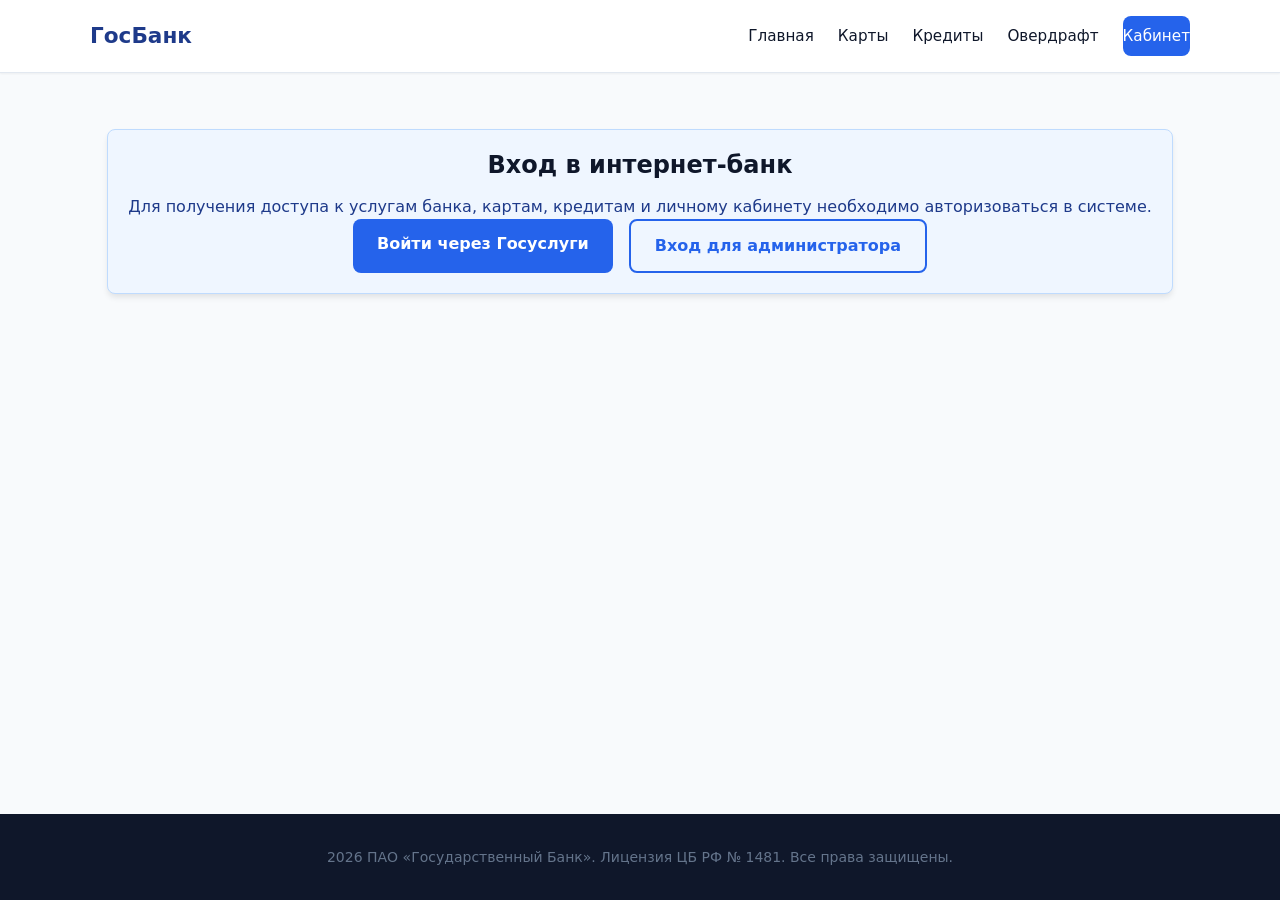
<file: docs/index.html>
<!DOCTYPE html>
<html lang="ru">
<head>
    <meta charset="UTF-8">
    <meta name="viewport" content="width=device-width, initial-scale=1.0">
    <title>ГосБанк — Главная</title>
    <link rel="stylesheet" href="styles.css">
</head>
<body>
    <header class="header">
        <div class="container nav">
            <a href="index.html" class="logo">ГосБанк</a>
            <input type="checkbox" id="menu-checkbox" class="menu-checkbox">
            <label for="menu-checkbox" class="burger">
                <span></span><span></span><span></span>
            </label>
            <nav class="nav-links">
                <a href="index.html">Главная</a>
                <a href="cards.html">Карты</a>
                <a href="credits.html">Кредиты</a>
                <a href="overdraft.html">Овердрафт</a>
                <a href="account.html" class="btn btn-primary" id="auth-nav-btn">Кабинет</a>
            </nav>
        </div>
    </header>

    <main class="container py-8">
        <div class="card info-block text-center" id="unauthorized-block" style="display: none;">
            <h2>Вход в интернет-банк</h2>
            <p class="mb-4">Для получения доступа к услугам банка, картам, кредитам и личному кабинету необходимо авторизоваться в системе.</p>
            <div style="display: flex; gap: 1rem; justify-content: center; flex-wrap: wrap;">
                <a href="login.html" class="btn btn-primary">Войти через Госуслуги</a>
                <a href="login.html?mode=admin" class="btn btn-outline">Вход для администратора</a>
            </div>
        </div>

        <div id="authorized-content" style="display: none;">
            <div class="text-center mb-6">
                <h1>Финансы под контролем государства</h1>
                <p>Надежные решения для сохранения и приумножения вашего капитала</p>
            </div>

            <div class="card info-block text-center">
                <h2>Добро пожаловать в интернет-банк!</h2>
                <p class="mb-4">Вы успешно авторизованы в системе ГосБанк.</p>
                <div style="display: flex; gap: 1rem; justify-content: center;">
                    <a href="account.html" class="btn btn-primary">Перейти в Личный кабинет</a>
                    <button onclick="logout()" class="btn btn-outline">Выйти из учетной записи</button>
                </div>
            </div>
        </div>
    </main>

    <footer class="footer text-center">
        <div class="container">
            <p>2026 ПАО «Государственный Банк». Лицензия ЦБ РФ № 1481. Все права защищены.</p>
        </div>
    </footer>

    <script>
        document.addEventListener('DOMContentLoaded', function() {
            const isLoggedIn = localStorage.getItem('isLoggedIn');
            const unauthorizedBlock = document.getElementById('unauthorized-block');
            const authorizedContent = document.getElementById('authorized-content');

            if (isLoggedIn === 'true') {
                unauthorizedBlock.style.display = 'none';
                authorizedContent.style.display = 'block';
            } else {
                unauthorizedBlock.style.display = 'block';
                authorizedContent.style.display = 'none';
            }

            // Корректировка ссылки "Кабинет"
            const navBtn = document.getElementById('auth-nav-btn');
            if (navBtn) {
                navBtn.href = isLoggedIn === 'true' ? 'account.html' : 'login.html';
            }
        });

        function logout() {
            localStorage.removeItem('isLoggedIn');
            localStorage.removeItem('userRole');
            window.location.href = 'index.html';
        }
    </script>
</body>
</html>
</file>
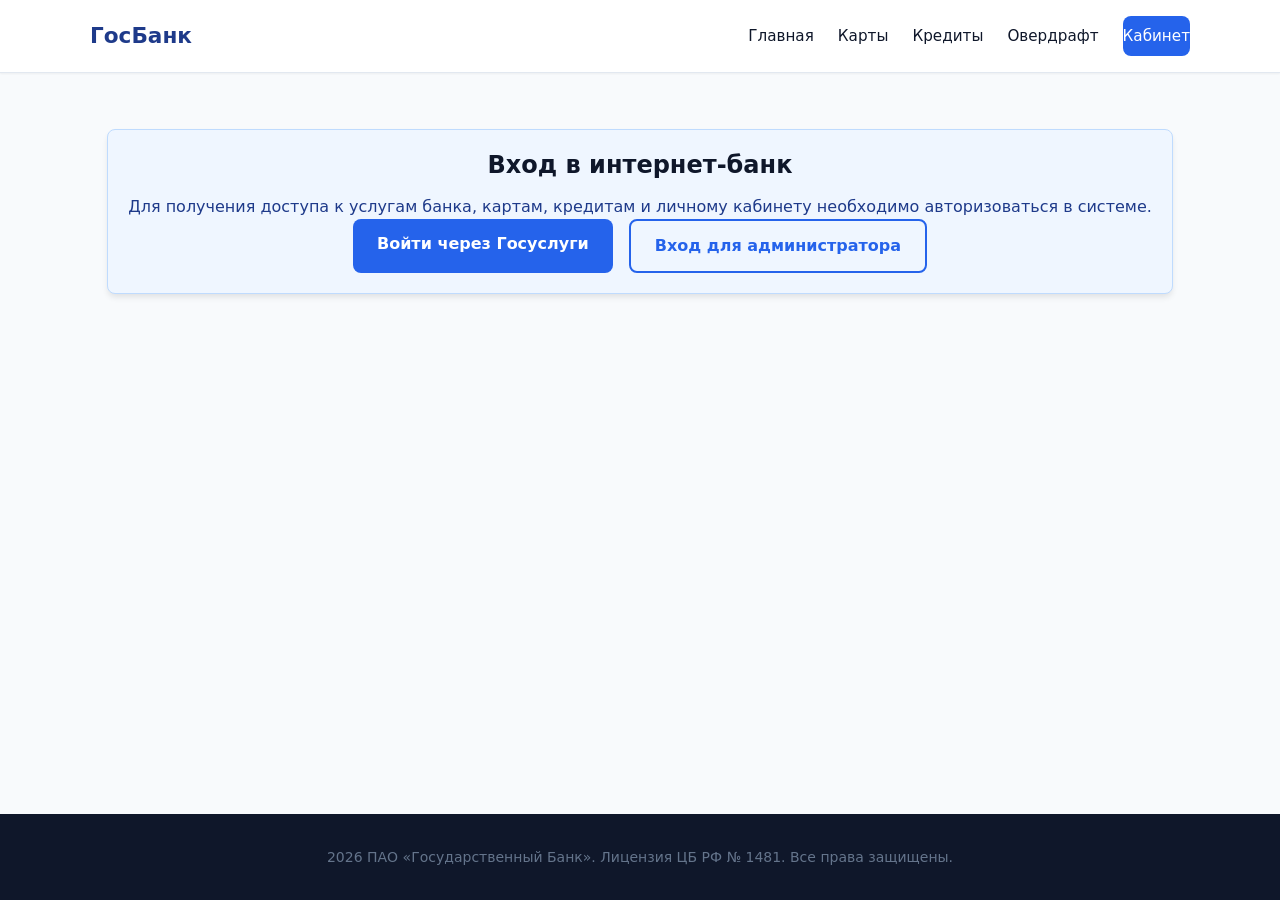
<file: html/index.html>
<!DOCTYPE html>
<html lang="ru">
<head>
    <meta charset="UTF-8">
    <meta name="viewport" content="width=device-width, initial-scale=1.0">
    <title>ГосБанк — Главная</title>
    <link rel="stylesheet" href="styles.css">
</head>
<body>
    <header class="header">
        <div class="container nav">
            <a href="index.html" class="logo">ГосБанк</a>
            <input type="checkbox" id="menu-checkbox" class="menu-checkbox">
            <label for="menu-checkbox" class="burger">
                <span></span><span></span><span></span>
            </label>
            <nav class="nav-links">
                <a href="index.html">Главная</a>
                <a href="cards.html">Карты</a>
                <a href="credits.html">Кредиты</a>
                <a href="overdraft.html">Овердрафт</a>
                <a href="account.html" class="btn btn-primary" id="auth-nav-btn">Кабинет</a>
            </nav>
        </div>
    </header>

    <main class="container py-8">
        <div class="card info-block text-center" id="unauthorized-block" style="display: none;">
            <h2>Вход в интернет-банк</h2>
            <p class="mb-4">Для получения доступа к услугам банка, картам, кредитам и личному кабинету необходимо авторизоваться в системе.</p>
            <div style="display: flex; gap: 1rem; justify-content: center; flex-wrap: wrap;">
                <a href="login.html" class="btn btn-primary">Войти через Госуслуги</a>
                <a href="login.html?mode=admin" class="btn btn-outline">Вход для администратора</a>
            </div>
        </div>

        <div id="authorized-content" style="display: none;">
            <div class="text-center mb-6">
                <h1>Финансы под контролем государства</h1>
                <p>Надежные решения для сохранения и приумножения вашего капитала</p>
            </div>

            <div class="card info-block text-center">
                <h2>Добро пожаловать в интернет-банк!</h2>
                <p class="mb-4">Вы успешно авторизованы в системе ГосБанк.</p>
                <div style="display: flex; gap: 1rem; justify-content: center;">
                    <a href="account.html" class="btn btn-primary">Перейти в Личный кабинет</a>
                    <button onclick="logout()" class="btn btn-outline">Выйти из учетной записи</button>
                </div>
            </div>
        </div>
    </main>

    <footer class="footer text-center">
        <div class="container">
            <p>2026 ПАО «Государственный Банк». Лицензия ЦБ РФ № 1481. Все права защищены.</p>
        </div>
    </footer>

    <script>
        document.addEventListener('DOMContentLoaded', function() {
            const isLoggedIn = localStorage.getItem('isLoggedIn');
            const unauthorizedBlock = document.getElementById('unauthorized-block');
            const authorizedContent = document.getElementById('authorized-content');

            if (isLoggedIn === 'true') {
                unauthorizedBlock.style.display = 'none';
                authorizedContent.style.display = 'block';
            } else {
                unauthorizedBlock.style.display = 'block';
                authorizedContent.style.display = 'none';
            }
        });

        function logout() {
            localStorage.removeItem('isLoggedIn');
            localStorage.removeItem('userRole');
            window.location.href = 'index.html';
        }
    </script>
</body>
</html>
</file>
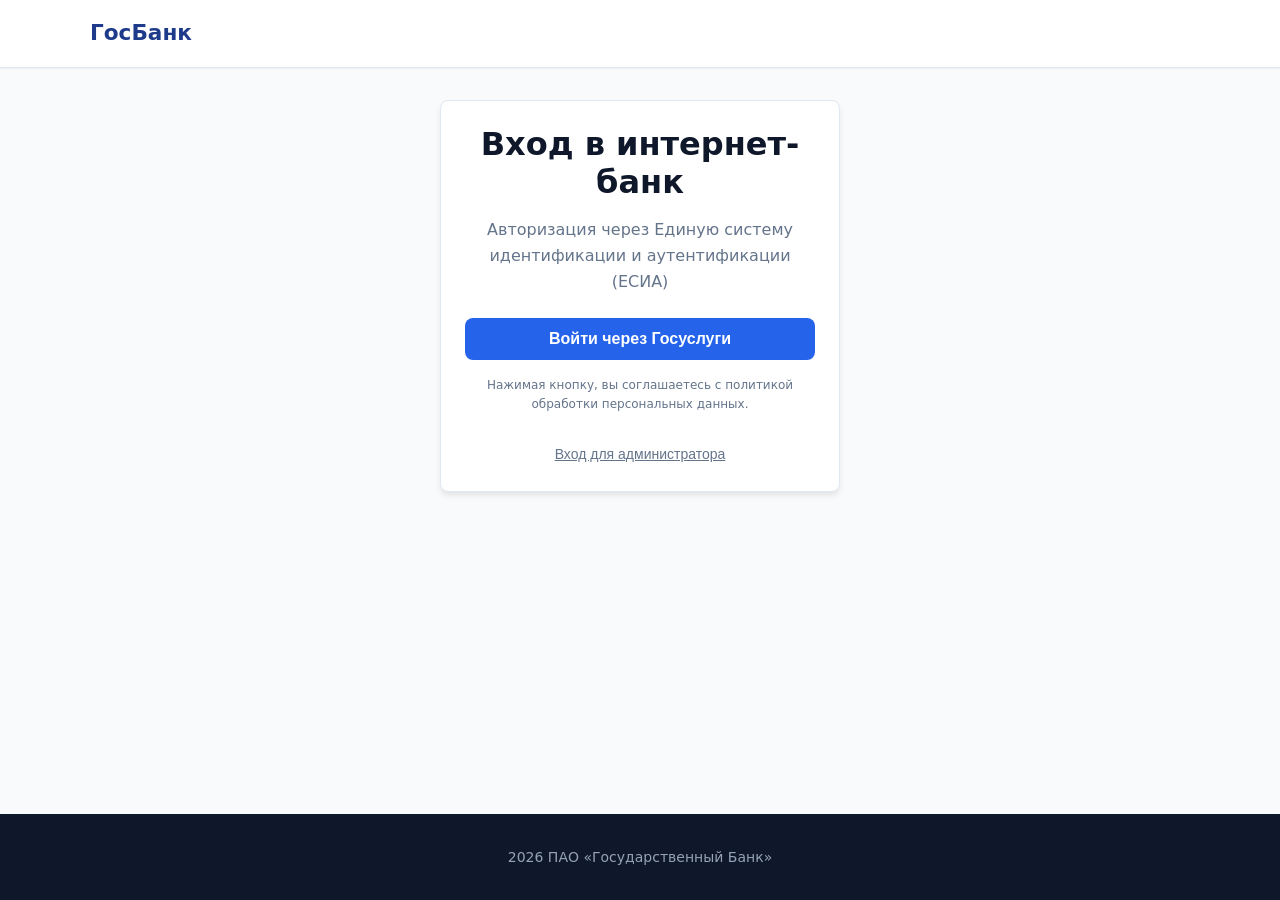
<file: docs/account.html>
<!DOCTYPE html>
<html lang="ru">
<head>
    <meta charset="UTF-8">
    <meta name="viewport" content="width=device-width, initial-scale=1.0">
    <title>Личный кабинет — ГосБанк</title>
    <link rel="stylesheet" href="styles.css">
    <style>
        .notification {
            display: none;
            padding: 1rem;
            margin-bottom: 1.5rem;
            border-radius: var(--radius);
            background-color: #d1e7dd;
            color: #0f5132;
            border: 1px solid #badbcc;
            font-weight: 500;
        }
        .form-group {
            margin-bottom: 1rem;
        }
        .form-group label {
            display: block;
            font-weight: 600;
            font-size: 0.875rem;
            margin-bottom: 0.25rem;
        }
        .form-group input, .form-group select {
            width: 100%;
            padding: 0.6rem;
            border: 1px solid var(--border);
            border-radius: var(--radius);
            font-size: 1rem;
        }
        .form-group input:focus, .form-group select:focus {
            outline: none;
            border-color: var(--primary);
            box-shadow: 0 0 0 3px rgba(37, 99, 235, 0.1);
        }
        .checkbox-group {
            display: flex;
            align-items: flex-start;
            gap: 0.5rem;
            margin: 1rem 0;
        }
        .checkbox-group input[type="checkbox"] {
            width: 1.2rem;
            height: 1.2rem;
            margin-top: 0.2rem;
            flex-shrink: 0;
        }
        .checkbox-group label {
            font-size: 0.9rem;
            color: var(--gray);
            cursor: pointer;
        }
        .error-message {
            color: var(--danger);
            font-size: 0.85rem;
            margin-top: 0.25rem;
            display: none;
        }
        .form-group .error-message {
            display: block;
            color: var(--danger);
        }
    </style>
</head>
<body>
    <header class="header">
        <div class="container nav">
            <a href="index.html" class="logo">ГосБанк</a>
            <input type="checkbox" id="menu-checkbox" class="menu-checkbox">
            <label for="menu-checkbox" class="burger">
                <span></span><span></span><span></span>
            </label>
            <nav class="nav-links">
                <a href="index.html">Главная</a>
                <a href="cards.html">Карты</a>
                <a href="credits.html">Кредиты</a>
                <a href="overdraft.html">Овердрафт</a>
                <a href="account.html" class="btn btn-primary">Кабинет</a>
            </nav>
        </div>
    </header>

    <main class="container py-8">
        <div id="registration-notification" class="notification">
            Заявка на добавление нового администратора успешно создана и будет проверена старшим администратором.
        </div>

        <h1 class="mb-2" id="welcome-heading">Личный кабинет</h1>
        <p class="mb-6" id="welcome-subtext">Управляйте своими данными в системе</p>

        <!-- Блок для администратора: регистрация нового админа -->
        <div class="card mb-6" id="admin-action-block" style="display: none; border: 1px solid var(--primary);">
            <h2 class="mb-4">Регистрация нового администратора</h2>
            <p class="mb-4" style="color: var(--gray);">Заполните форму ниже для добавления новой учетной записи сотрудника.</p>
            
            <form id="admin-registration-form" onsubmit="registerNewAdmin(event)" style="max-width: 500px;">
                <!-- Email -->
                <div class="form-group">
                    <label for="new-admin-email">Email адрес</label>
                    <input type="email" id="new-admin-email" class="form-input" placeholder="name@example.com" required>
                </div>

                <!-- Возраст -->
                <div class="form-group">
                    <label for="new-admin-age">Возраст</label>
                    <input type="number" id="new-admin-age" class="form-input" placeholder="18+" min="18" required>
                </div>

                <!-- Пол -->
                <div class="form-group">
                    <label for="new-admin-gender">Пол</label>
                    <select id="new-admin-gender" class="form-input" required>
                        <option value="">Выберите...</option>
                        <option value="male">Мужской</option>
                        <option value="female">Женский</option>
                        <option value="other">Другой</option>
                    </select>
                </div>

                <!-- Город -->
                <div class="form-group">
                    <label for="new-admin-city">Город проживания</label>
                    <input type="text" id="new-admin-city" class="form-input" placeholder="Введите ваш город" required>
                </div>

                <!-- Пароль -->
                <div class="form-group">
                    <label for="new-admin-password">Пароль (только латиница и цифры)</label>
                    <input type="password" id="new-admin-password" class="form-input" 
                           pattern="[A-Za-z0-9]+" 
                           title="Только латинские буквы и цифры"
                           placeholder="Только латиница и цифры" required>
                    <div class="error-message" id="password-error" style="display: none;">Пароль должен содержать только латинские буквы и цифры.</div>
                </div>

                <!-- Повтор пароля -->
                <div class="form-group">
                    <label for="new-admin-password-confirm">Повторите пароль</label>
                    <input type="password" id="new-admin-password-confirm" class="form-input" placeholder="Повторите пароль" required>
                    <div class="error-message" id="password-confirm-error" style="display: none;">Пароли не совпадают.</div>
                </div>

                <!-- Согласие -->
                <div class="checkbox-group">
                    <input type="checkbox" id="new-admin-agreement" required>
                    <label for="new-admin-agreement">Я согласен на обработку персональных данных и принимаю условия использования платформы</label>
                </div>

                <button type="submit" class="btn btn-primary">Зарегистрировать администратора</button>
            </form>
        </div>

        <!-- Интерфейс для обычного пользователя -->
        <div id="user-finance-interface" style="display: none;">
            <div class="card balance-card mb-6">
                <p style="margin-bottom: 0.5rem;">Основной счёт</p>
                <h2>1 000 000 ₽</h2>
                <div class="balance-actions">
                    <a href="#" class="btn">Пополнить</a>
                    <a href="#" class="btn">Перевести</a>
                </div>
            </div>

            <div class="card">
                <h3 class="mb-4">Последние операции</h3>
                <div class="transaction-list">
                    <div class="transaction-item">
                        <div>
                            <div class="transaction-name">Супермаркет «Продукты»</div>
                            <div class="transaction-date">Сегодня, 14:20</div>
                        </div>
                        <div class="transaction-amount amount-minus">- 1 250 ₽</div>
                    </div>
                    <div class="transaction-item">
                        <div>
                            <div class="transaction-name">Перевод от Александра М.</div>
                            <div class="transaction-date">Вчера, 18:45</div>
                        </div>
                        <div class="transaction-amount amount-plus">+ 5 000 ₽</div>
                    </div>
                </div>
            </div>
        </div>

        <div style="margin-top: 2rem; text-align: center;">
            <button onclick="logout()" class="btn btn-outline">Выйти из системы</button>
        </div>
    </main>

    <footer class="footer text-center">
        <div class="container">2026 ПАО «Государственный Банк». Все права защищены.</div>
    </footer>

    <script>
        document.addEventListener('DOMContentLoaded', function() {
            // Защита: если не авторизован, перенаправляем на login
            if (localStorage.getItem('isLoggedIn') !== 'true') {
                window.location.href = 'login.html';
                return;
            }

            const userRole = localStorage.getItem('userRole');

            const adminActionBlock = document.getElementById('admin-action-block');
            const userFinanceInterface = document.getElementById('user-finance-interface');
            const welcomeHeading = document.getElementById('welcome-heading');
            const welcomeSubtext = document.getElementById('welcome-subtext');

            if (userRole === 'admin') {
                welcomeHeading.textContent = 'Панель администратора';
                welcomeSubtext.textContent = 'Управление внутренними учетными записями и безопасностью';
                adminActionBlock.style.display = 'block';
                userFinanceInterface.style.display = 'none';
            } else {
                welcomeHeading.textContent = 'Личный кабинет';
                welcomeSubtext.textContent = 'Управляйте своими финансами в одном месте';
                adminActionBlock.style.display = 'none';
                userFinanceInterface.style.display = 'block';
            }
        });

        function registerNewAdmin(event) {
            event.preventDefault();

            // Получаем поля
            const email = document.getElementById('new-admin-email');
            const age = document.getElementById('new-admin-age');
            const gender = document.getElementById('new-admin-gender');
            const city = document.getElementById('new-admin-city');
            const password = document.getElementById('new-admin-password');
            const passwordConfirm = document.getElementById('new-admin-password-confirm');
            const agreement = document.getElementById('new-admin-agreement');

            // Валидация пароля (латиница и цифры)
            const passwordRegex = /^[A-Za-z0-9]+$/;
            const passwordError = document.getElementById('password-error');
            const confirmError = document.getElementById('password-confirm-error');

            let valid = true;

            if (!passwordRegex.test(password.value)) {
                passwordError.style.display = 'block';
                valid = false;
            } else {
                passwordError.style.display = 'none';
            }

            if (password.value !== passwordConfirm.value) {
                confirmError.style.display = 'block';
                valid = false;
            } else {
                confirmError.style.display = 'none';
            }

            if (!valid) {
                return; // не отправляем, если есть ошибки
            }

            // Если всё ок, сбрасываем форму
            document.getElementById('admin-registration-form').reset();
            // Скрываем сообщения об ошибках (они скроются при reset, но лучше явно)
            passwordError.style.display = 'none';
            confirmError.style.display = 'none';

            // Показываем уведомление
            const notification = document.getElementById('registration-notification');
            notification.style.display = 'block';
            window.scrollTo({ top: 0, behavior: 'smooth' });
        }

        function logout() {
            localStorage.removeItem('isLoggedIn');
            localStorage.removeItem('userRole');
            window.location.href = 'index.html';
        }
    </script>
</body>
</html>
</file>
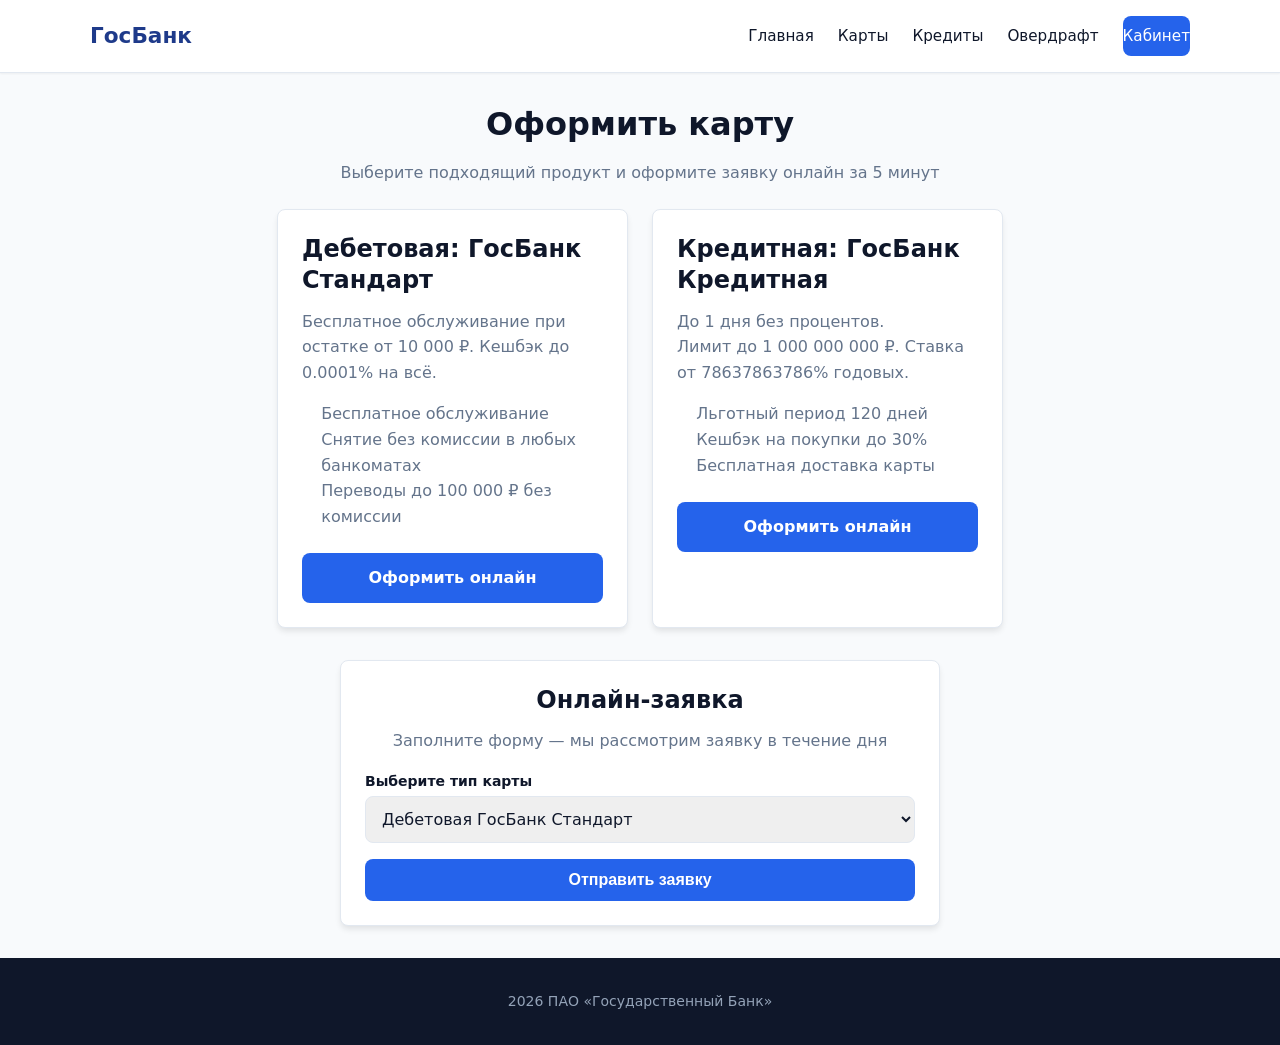
<file: docs/cards.html>
<!DOCTYPE html>
<html lang="ru">
<head>
    <meta charset="UTF-8">
    <meta name="viewport" content="width=device-width, initial-scale=1.0">
    <title>Карты — ГосБанк</title>
    <link rel="stylesheet" href="styles.css">
</head>
<body>
    <header class="header">
        <div class="container nav">
            <a href="index.html" class="logo">ГосБанк</a>
            <input type="checkbox" id="menu-checkbox" class="menu-checkbox">
            <label for="menu-checkbox" class="burger">
                <span></span><span></span><span></span>
            </label>
            <nav class="nav-links">
                <a href="index.html">Главная</a>
                <a href="cards.html">Карты</a>
                <a href="credits.html">Кредиты</a>
                <a href="overdraft.html">Овердрафт</a>
                <a href="account.html" class="btn btn-primary" id="auth-nav-btn">Кабинет</a>
            </nav>
        </div>
    </header>

    <main class="container py-8">
        <h1 class="text-center">Оформить карту</h1>
        <p class="text-center mb-6">Выберите подходящий продукт и оформите заявку онлайн за 5 минут</p>

        <div class="grid">
            <div class="card">
                <h2>Дебетовая: ГосБанк Стандарт</h2>
                <p>Бесплатное обслуживание при остатке от 10 000 ₽. Кешбэк до 0.0001% на всё.</p>
                <ul style="margin-bottom: 1.5rem; padding-left: 1.2rem; color: var(--gray);">
                    <li>Бесплатное обслуживание</li>
                    <li>Снятие без комиссии в любых банкоматах</li>
                    <li>Переводы до 100 000 ₽ без комиссии</li>
                </ul>
                <a href="#form" class="btn btn-primary btn-block">Оформить онлайн</a>
            </div>

            <div class="card">
                <h2>Кредитная: ГосБанк Кредитная</h2>
                <p>До 1 дня без процентов.<br> Лимит до 1 000 000 000 ₽. Ставка от 78637863786% годовых.</p>
                <ul style="margin-bottom: 1.5rem; padding-left: 1.2rem; color: var(--gray);">
                    <li>Льготный период 120 дней</li>
                    <li>Кешбэк на покупки до 30%</li>
                    <li>Бесплатная доставка карты</li>
                </ul>
                <a href="#form" class="btn btn-primary btn-block">Оформить онлайн</a>
            </div>
        </div>

        <div class="card" id="form" style="margin-top: 2rem; max-width: 600px; margin-left: auto; margin-right: auto;">
            <h2 class="text-center">Онлайн-заявка</h2>
            <p class="text-center">Заполните форму — мы рассмотрим заявку в течение дня</p>
            <form action="success.html">
                <div class="form-group">
                    <label>Выберите тип карты</label>
                    <select class="form-select">
                        <option>Дебетовая ГосБанк Стандарт</option>
                        <option>Кредитная ГосБанк Кредитная</option>
                    </select>
                </div>
                <button type="submit" class="btn btn-primary btn-block">Отправить заявку</button>
            </form>
        </div>
    </main>

    <footer class="footer text-center">
        <div class="container">2026 ПАО «Государственный Банк»</div>
    </footer>

    <!-- Добавлен скрипт для управления доступом гостей -->
    <script>
        document.addEventListener('DOMContentLoaded', function() {
            const isLoggedIn = localStorage.getItem('isLoggedIn') === 'true';
            // Ссылка "Кабинет"
            const navBtn = document.getElementById('auth-nav-btn');
            if (navBtn) {
                navBtn.href = isLoggedIn ? 'account.html' : 'login.html';
            }
            // Формы, ведущие на success.html
            const forms = document.querySelectorAll('form[action="success.html"]');
            forms.forEach(form => {
                form.addEventListener('submit', function(e) {
                    if (!isLoggedIn) {
                        e.preventDefault();
                        window.location.href = 'register.html';
                    }
                });
            });
        });
    </script>
</body>
</html>
</file>
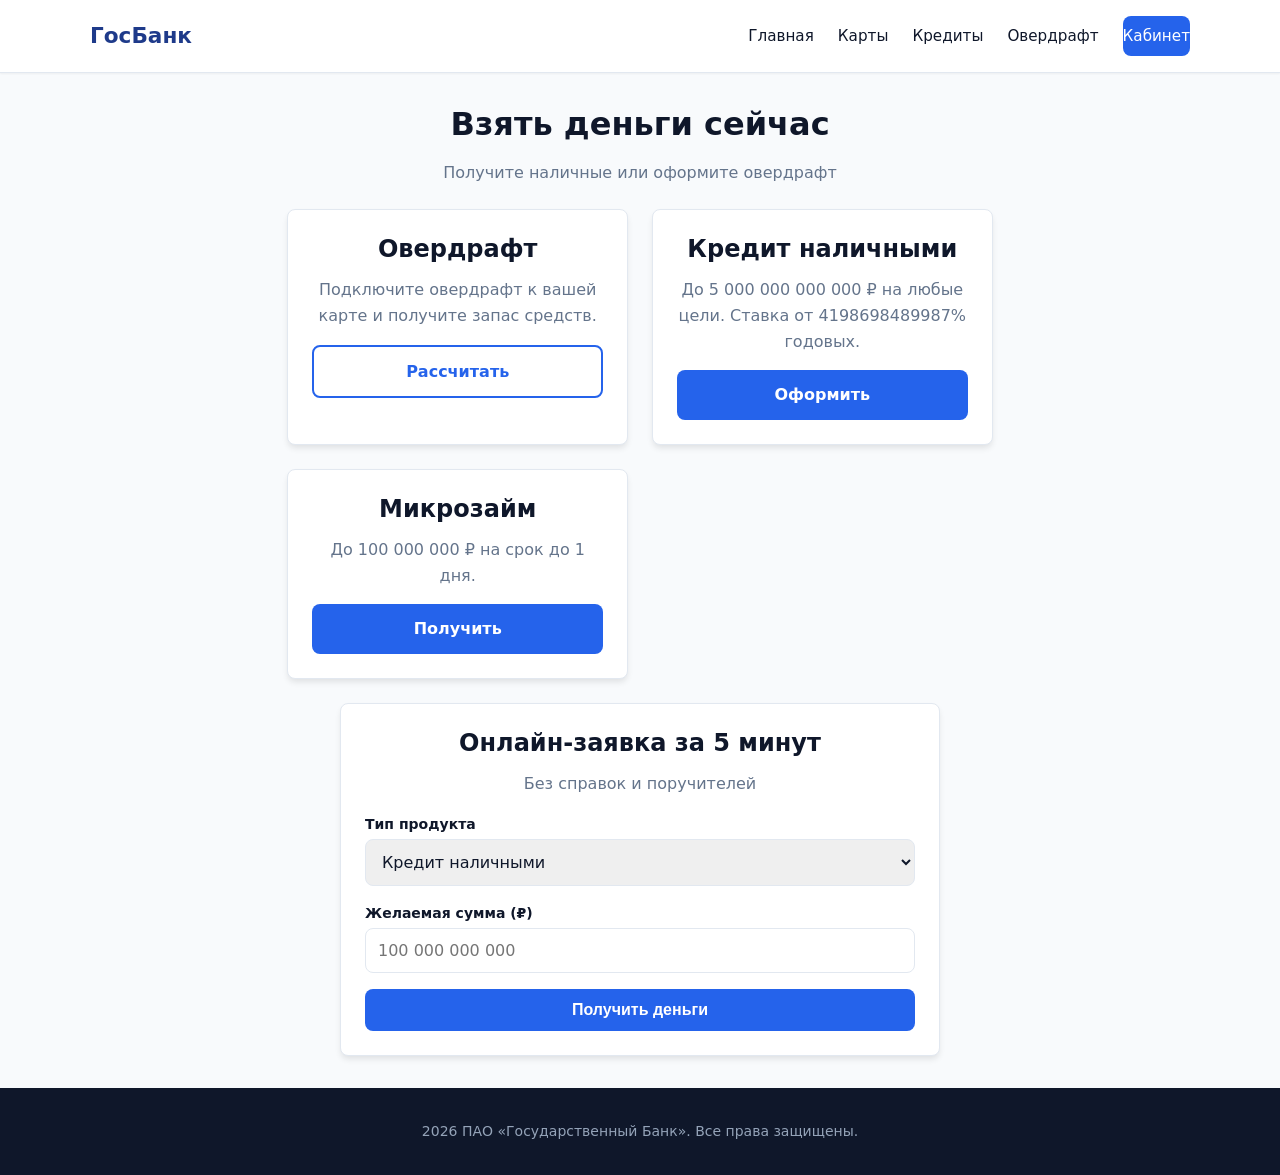
<file: docs/credits.html>
<!DOCTYPE html>
<html lang="ru">
<head>
    <meta charset="UTF-8">
    <meta name="viewport" content="width=device-width, initial-scale=1.0">
    <title>Кредиты и деньги — ГосБанк</title>
    <link rel="stylesheet" href="styles.css">
</head>
<body>
    <header class="header">
        <div class="container nav">
            <a href="index.html" class="logo">ГосБанк</a>
            <input type="checkbox" id="menu-checkbox" class="menu-checkbox">
            <label for="menu-checkbox" class="burger">
                <span></span><span></span><span></span>
            </label>
            <nav class="nav-links">
                <a href="index.html">Главная</a>
                <a href="cards.html">Карты</a>
                <a href="credits.html">Кредиты</a>
                <a href="overdraft.html">Овердрафт</a>
                <a href="account.html" class="btn btn-primary" id="auth-nav-btn">Кабинет</a>
            </nav>
        </div>
    </header>

    <main class="container py-8">
        <div class="text-center mb-6">
            <h1>Взять деньги сейчас</h1>
            <p>Получите наличные или оформите овердрафт</p>
        </div>

        <div class="grid mb-6">
            <div class="card text-center">
                <h2>Овердрафт</h2>
                <p>Подключите овердрафт к вашей карте и получите запас средств.</p>
                <a href="overdraft.html" class="btn btn-outline btn-block">Рассчитать</a>
            </div>
            <div class="card text-center">
                <h2>Кредит наличными</h2>
                <p>До 5 000 000 000 000 ₽ на любые цели. Ставка от 4198698489987% годовых.</p>
                <a href="#creditform" class="btn btn-primary btn-block">Оформить</a>
            </div>
            <div class="card text-center">
                <h2>Микрозайм</h2>
                <p>До 100 000 000 ₽ на срок до 1 дня.</p>
                <a href="#creditform" class="btn btn-primary btn-block">Получить</a>
            </div>
        </div>

        <div class="card" id="creditform" style="max-width: 600px; margin: 0 auto;">
            <h2 class="text-center">Онлайн-заявка за 5 минут</h2>
            <p class="text-center mb-4">Без справок и поручителей</p>
            <form action="success.html">
                <div class="form-group">
                    <label>Тип продукта</label>
                    <select class="form-select">
                        <option>Кредит наличными</option>
                        <option>Микрозайм</option>
                    </select>
                </div>
                <div class="form-group">
                    <label>Желаемая сумма (₽)</label>
                    <input type="number" class="form-input" placeholder="100 000 000 000" required>
                </div>
                <button type="submit" class="btn btn-primary btn-block">Получить деньги</button>
            </form>
        </div>
    </main>

    <footer class="footer text-center">
        <div class="container">2026 ПАО «Государственный Банк». Все права защищены.</div>
    </footer>

    <!-- Скрипт для гостевого режима -->
    <script>
        document.addEventListener('DOMContentLoaded', function() {
            const isLoggedIn = localStorage.getItem('isLoggedIn') === 'true';
            const navBtn = document.getElementById('auth-nav-btn');
            if (navBtn) {
                navBtn.href = isLoggedIn ? 'account.html' : 'login.html';
            }
            const forms = document.querySelectorAll('form[action="success.html"]');
            forms.forEach(form => {
                form.addEventListener('submit', function(e) {
                    if (!isLoggedIn) {
                        e.preventDefault();
                        window.location.href = 'register.html';
                    }
                });
            });
        });
    </script>
</body>
</html>
</file>
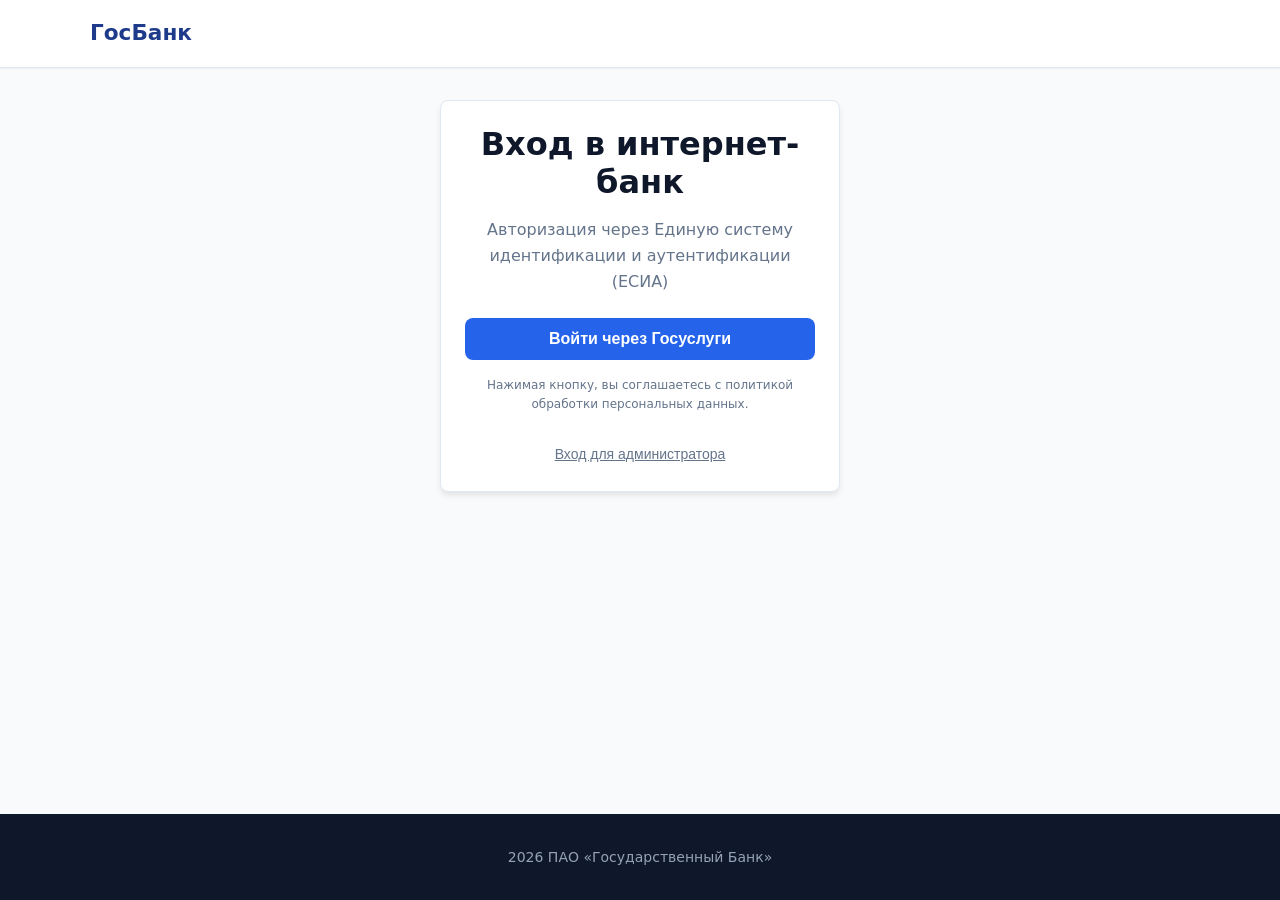
<file: docs/login.html>
<!DOCTYPE html>
<html lang="ru">
<head>
    <meta charset="UTF-8">
    <meta name="viewport" content="width=device-width, initial-scale=1.0">
    <title>Вход — ГосБанк</title>
    <link rel="stylesheet" href="styles.css">
    <style>
        .admin-toggle-btn {
            background: none;
            border: none;
            color: var(--gray);
            cursor: pointer;
            text-decoration: underline;
            font-size: 0.875rem;
            margin-top: 1rem;
        }
        .admin-toggle-btn:hover {
            color: var(--dark);
        }
    </style>
</head>
<body>
    <header class="header">
        <div class="container nav">
            <a href="index.html" class="logo">ГосБанк</a>
        </div>
    </header>

    <main class="container py-8" style="max-width: 400px;">
        <div class="card text-center" id="user-login-section">
            <h1>Вход в интернет-банк</h1>
            <p class="mb-6">Авторизация через Единую систему идентификации и аутентификации (ЕСИА)</p>
            
            <button onclick="loginViaGosusingi()" class="btn btn-primary btn-block mb-4" style="width: 100%;">Войти через Госуслуги</button>
            
            <p style="font-size: 0.75rem;" class="mb-4">
                Нажимая кнопку, вы соглашаетесь с политикой обработки персональных данных.
            </p>
            
            <button class="admin-toggle-btn" onclick="toggleAuthForm('admin')">Вход для администратора</button>
        </div>

        <div class="card" id="admin-login-section" style="display: none;">
            <h1 class="text-center">Вход для администратора</h1>
            <p class="text-center mb-6">Панель управления доступом</p>
            
            <form onsubmit="loginAsAdmin(event)">
                <div class="form-group mb-4">
                    <label style="display: block; margin-bottom: 0.5rem; font-weight: 500;">Логин администратора</label>
                    <input type="text" id="admin-login" class="form-input" style="width: 100%; padding: 0.75rem; border: 1px solid var(--border); border-radius: var(--radius);" required>
                </div>
                <div class="form-group mb-4">
                    <label style="display: block; margin-bottom: 0.5rem; font-weight: 500;">Пароль</label>
                    <input type="password" id="admin-password" class="form-input" style="width: 100%; padding: 0.75rem; border: 1px solid var(--border); border-radius: var(--radius);" required>
                </div>
                <button type="submit" class="btn btn-primary btn-block mb-4" style="width: 100%;">Войти в панель</button>
            </form>
            
            <div class="text-center">
                <button class="admin-toggle-btn" onclick="toggleAuthForm('user')">Назад к входу через Госуслуги</button>
            </div>
        </div>
    </main>

    <footer class="footer text-center">
        <div class="container">2026 ПАО «Государственный Банк»</div>
    </footer>

    <script>
        document.addEventListener('DOMContentLoaded', function() {
            const urlParams = new URLSearchParams(window.location.search);
            if (urlParams.get('mode') === 'admin') {
                toggleAuthForm('admin');
            }
        });

        function toggleAuthForm(role) {
            const userSection = document.getElementById('user-login-section');
            const adminSection = document.getElementById('admin-login-section');
            if (role === 'admin') {
                userSection.style.display = 'none';
                adminSection.style.display = 'block';
            } else {
                userSection.style.display = 'block';
                adminSection.style.display = 'none';
            }
        }

        function loginViaGosusingi() {
            localStorage.setItem('isLoggedIn', 'true');
            localStorage.setItem('userRole', 'user');
            window.location.href = 'account.html';
        }

        // Изменённая функция с проверкой логина и пароля
        function loginAsAdmin(event) {
            event.preventDefault();
            var login = document.getElementById('admin-login').value;
            var password = document.getElementById('admin-password').value;
            if (login === 'login' && password === 'qwerty') {
                localStorage.setItem('isLoggedIn', 'true');
                localStorage.setItem('userRole', 'admin');
                window.location.href = 'account.html';
            } else {
                alert('Неверный логин или пароль. Попробуйте снова.');
            }
        }
    </script>
</body>
</html>
</file>
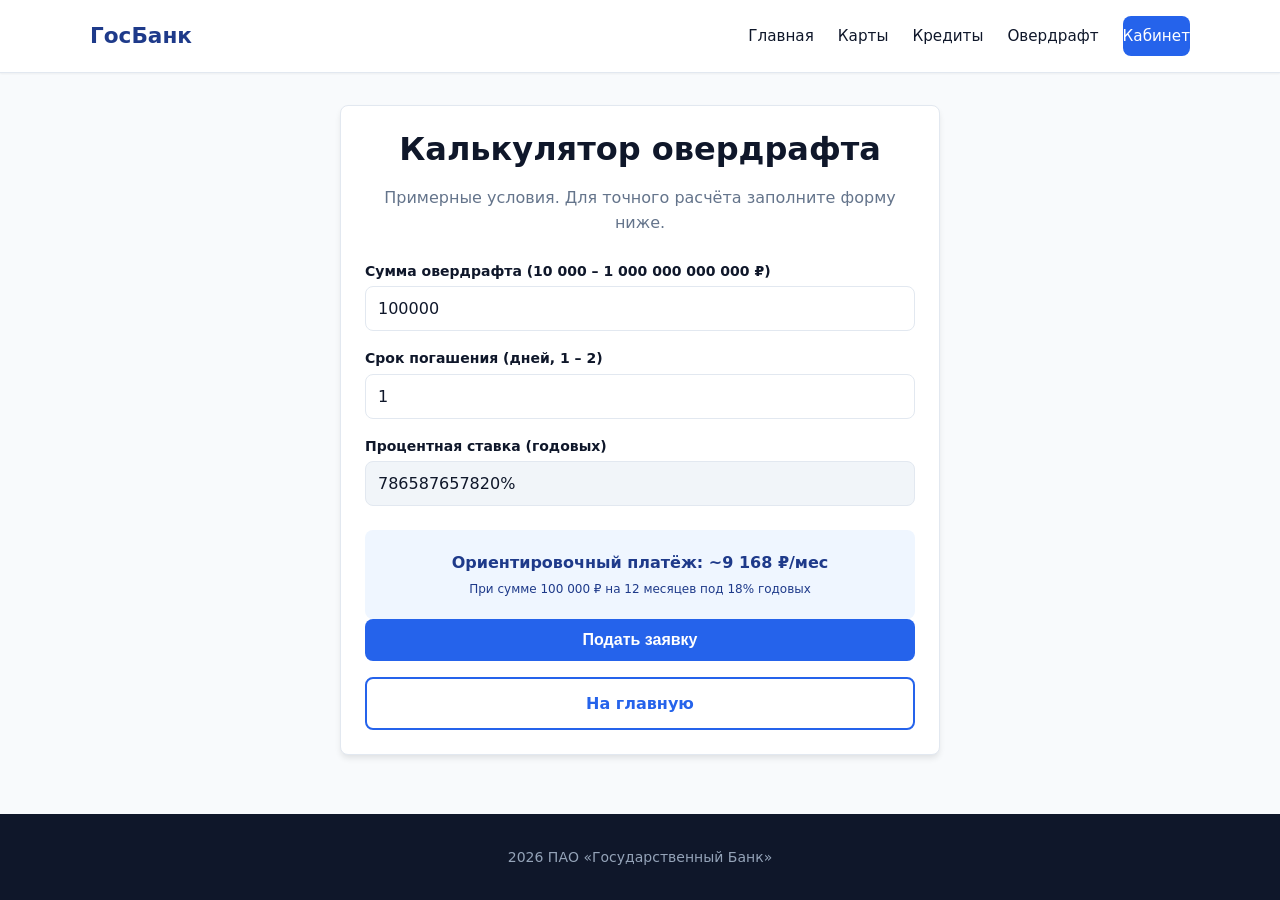
<file: docs/overdraft.html>
<!DOCTYPE html>
<html lang="ru">
<head>
    <meta charset="UTF-8">
    <meta name="viewport" content="width=device-width, initial-scale=1.0">
    <title>Овердрафт — ГосБанк</title>
    <link rel="stylesheet" href="styles.css">
</head>
<body>
    <header class="header">
        <div class="container nav">
            <a href="index.html" class="logo">ГосБанк</a>
            <input type="checkbox" id="menu-checkbox" class="menu-checkbox">
            <label for="menu-checkbox" class="burger">
                <span></span><span></span><span></span>
            </label>
            <nav class="nav-links">
                <a href="index.html">Главная</a>
                <a href="cards.html">Карты</a>
                <a href="credits.html">Кредиты</a>
                <a href="overdraft.html">Овердрафт</a>
                <a href="account.html" class="btn btn-primary" id="auth-nav-btn">Кабинет</a>
            </nav>
        </div>
    </header>

    <main class="container py-8" style="max-width: 600px;">
        <div class="card">
            <h1 class="text-center">Калькулятор овердрафта</h1>
            <p class="text-center mb-6">Примерные условия. Для точного расчёта заполните форму ниже.</p>
            
            <form action="success.html">
                <div class="form-group">
                    <label>Сумма овердрафта (10 000 – 1 000 000 000 000 ₽)</label>
                    <input type="number" class="form-input" value="100000" min="10000" max="1000000000000">
                </div>
                <div class="form-group">
                    <label>Срок погашения (дней, 1 – 2)</label>
                    <input type="number" class="form-input" value="1" min="1" max="2">
                </div>
                <div class="form-group">
                    <label>Процентная ставка (годовых)</label>
                    <input type="text" class="form-input" value="786587657820%" readonly style="background: #f1f5f9;">
                </div>
                
                <div class="info-block text-center">
                    <p style="font-weight: 600; color: var(--primary-dark);">Ориентировочный платёж: ~9 168 ₽/мес</p>
                    <p style="margin: 0.25rem 0 0 0; font-size: 0.75rem;">При сумме 100 000 ₽ на 12 месяцев под 18% годовых</p>
                </div>

                <button type="submit" class="btn btn-primary btn-block mb-4">Подать заявку</button>
                <a href="index.html" class="btn btn-outline btn-block">На главную</a>
            </form>
        </div>
    </main>

    <footer class="footer text-center">
        <div class="container">2026 ПАО «Государственный Банк»</div>
    </footer>

    <!-- Скрипт для гостевого режима -->
    <script>
        document.addEventListener('DOMContentLoaded', function() {
            const isLoggedIn = localStorage.getItem('isLoggedIn') === 'true';
            const navBtn = document.getElementById('auth-nav-btn');
            if (navBtn) {
                navBtn.href = isLoggedIn ? 'account.html' : 'login.html';
            }
            const forms = document.querySelectorAll('form[action="success.html"]');
            forms.forEach(form => {
                form.addEventListener('submit', function(e) {
                    if (!isLoggedIn) {
                        e.preventDefault();
                        window.location.href = 'register.html';
                    }
                });
            });
        });
    </script>
</body>
</html>
</file>
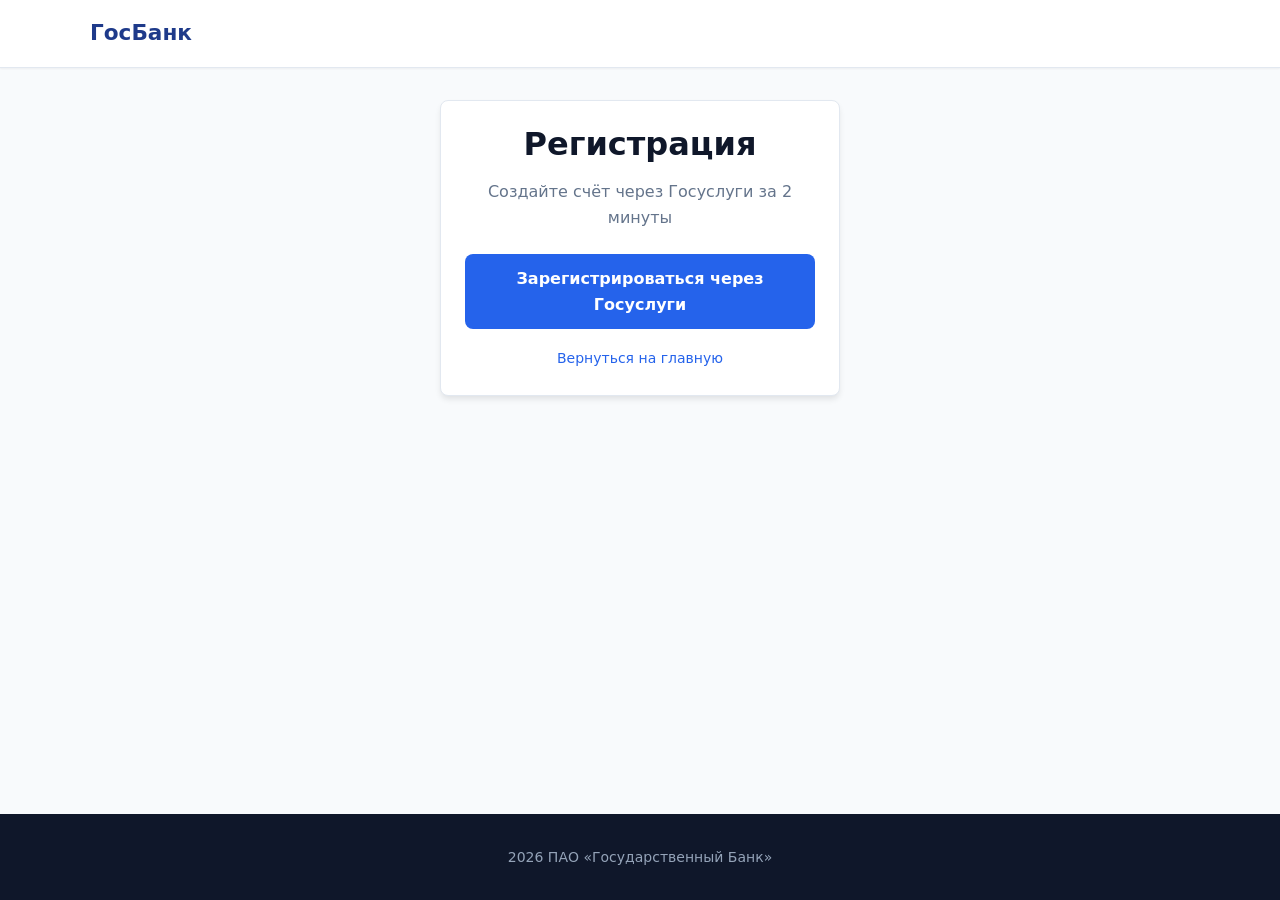
<file: docs/register.html>
<!DOCTYPE html>
<html lang="ru">
<head>
    <meta charset="UTF-8">
    <meta name="viewport" content="width=device-width, initial-scale=1.0">
    <title>Регистрация — ГосБанк</title>
    <link rel="stylesheet" href="styles.css">
</head>
<body>
    <header class="header">
        <div class="container nav">
            <a href="index.html" class="logo">ГосБанк</a>
        </div>
    </header>

    <main class="container py-8" style="max-width: 400px;">
        <div class="card text-center">
            <h1>Регистрация</h1>
            <p class="mb-6">Создайте счёт через Госуслуги за 2 минуты</p>
            
            <a href="account.html" class="btn btn-primary btn-block mb-4">Зарегистрироваться через Госуслуги</a>
            
            <a href="index.html" style="font-size: 0.875rem; color: var(--primary);">Вернуться на главную</a>
        </div>
    </main>

    <footer class="footer text-center">
        <div class="container">2026 ПАО «Государственный Банк»</div>
    </footer>
</body>
</html>
</file>
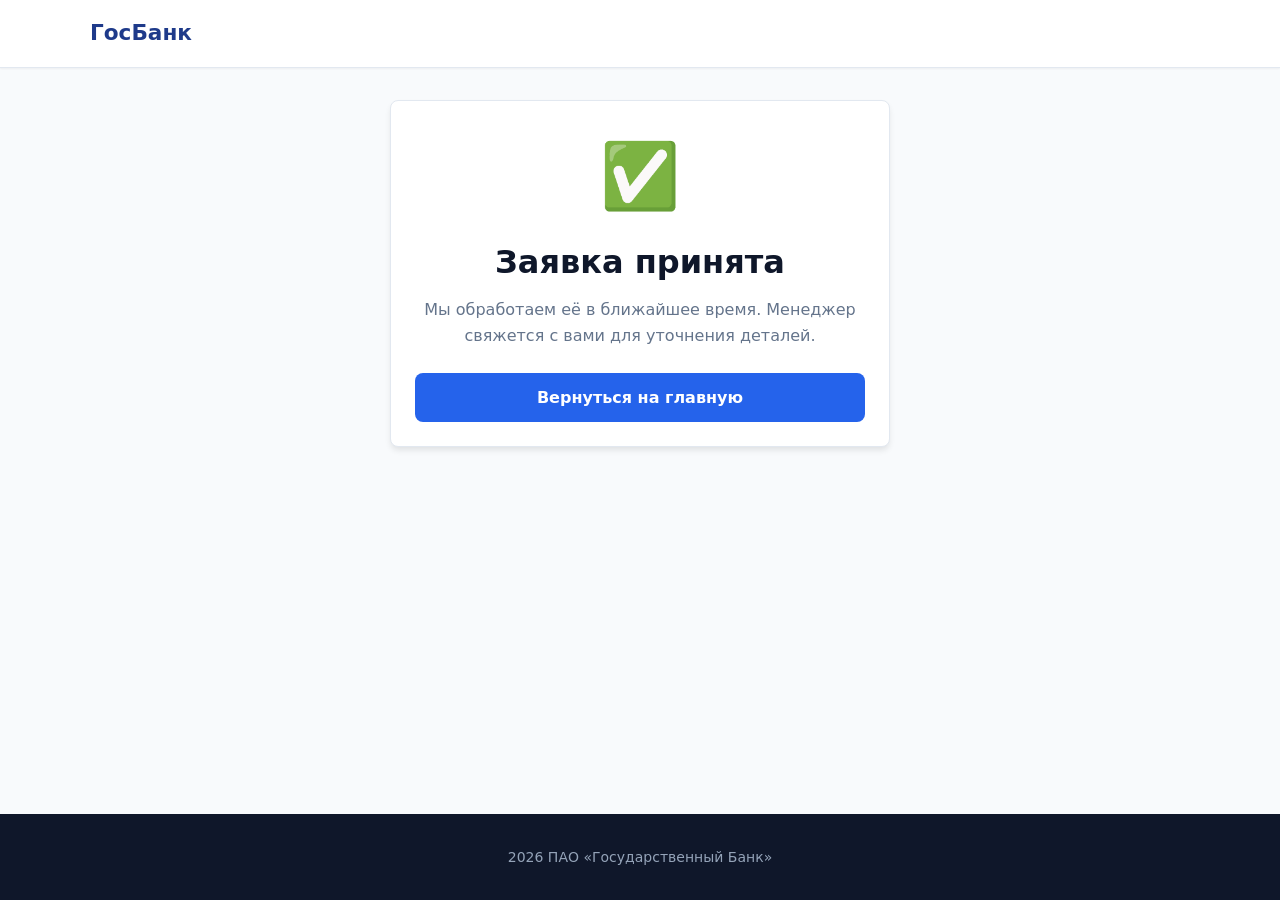
<file: docs/success.html>
<!DOCTYPE html>
<html lang="ru">
<head>
    <meta charset="UTF-8">
    <meta name="viewport" content="width=device-width, initial-scale=1.0">
    <title>Заявка принята — ГосБанк</title>
    <link rel="stylesheet" href="styles.css">
</head>
<body>
    <header class="header">
        <div class="container nav">
            <a href="index.html" class="logo">ГосБанк</a>
        </div>
    </header>

    <main class="container py-8" style="max-width: 500px;">
        <div class="card text-center">
            <div style="font-size: 4rem; margin-bottom: 1rem;">✅</div>
            <h1>Заявка принята</h1>
            <p class="mb-6">Мы обработаем её в ближайшее время. Менеджер свяжется с вами для уточнения деталей.</p>
            <a href="index.html" class="btn btn-primary btn-block">Вернуться на главную</a>
        </div>
    </main>

    <footer class="footer text-center">
        <div class="container">2026 ПАО «Государственный Банк»</div>
    </footer>
</body>
</html>
</file>
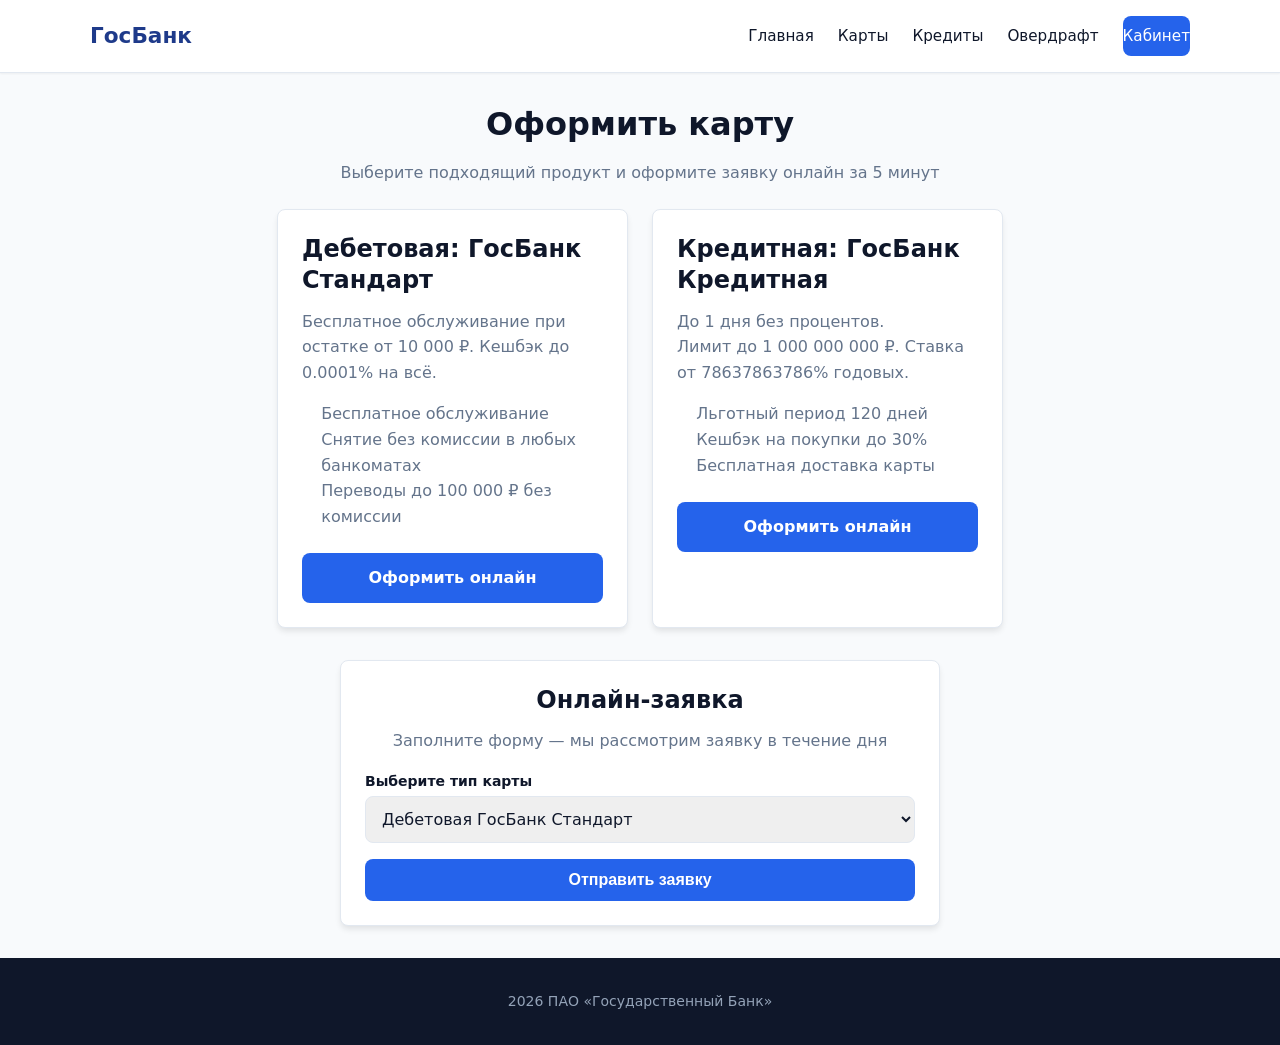
<file: html/cards.html>
<!DOCTYPE html>
<html lang="ru">
<head>
    <meta charset="UTF-8">
    <meta name="viewport" content="width=device-width, initial-scale=1.0">
    <title>Карты — ГосБанк</title>
    <link rel="stylesheet" href="styles.css">
</head>
<body>
    <header class="header">
        <div class="container nav">
            <a href="index.html" class="logo">ГосБанк</a>
            <input type="checkbox" id="menu-checkbox" class="menu-checkbox">
            <label for="menu-checkbox" class="burger">
                <span></span><span></span><span></span>
            </label>
            <nav class="nav-links">
                <a href="index.html">Главная</a>
                <a href="cards.html">Карты</a>
                <a href="credits.html">Кредиты</a>
                <a href="overdraft.html">Овердрафт</a>
                <a href="account.html" class="btn btn-primary" id="auth-nav-btn">Кабинет</a>
            </nav>
        </div>
    </header>

    <main class="container py-8">
        <h1 class="text-center">Оформить карту</h1>
        <p class="text-center mb-6">Выберите подходящий продукт и оформите заявку онлайн за 5 минут</p>

        <div class="grid">
            <div class="card">
                <h2>Дебетовая: ГосБанк Стандарт</h2>
                <p>Бесплатное обслуживание при остатке от 10 000 ₽. Кешбэк до 0.0001% на всё.</p>
                <ul style="margin-bottom: 1.5rem; padding-left: 1.2rem; color: var(--gray);">
                    <li>Бесплатное обслуживание</li>
                    <li>Снятие без комиссии в любых банкоматах</li>
                    <li>Переводы до 100 000 ₽ без комиссии</li>
                </ul>
                <a href="#form" class="btn btn-primary btn-block">Оформить онлайн</a>
            </div>

            <div class="card">
                <h2>Кредитная: ГосБанк Кредитная</h2>
                <p>До 1 дня без процентов.<br> Лимит до 1 000 000 000 ₽. Ставка от 78637863786% годовых.</p>
                <ul style="margin-bottom: 1.5rem; padding-left: 1.2rem; color: var(--gray);">
                    <li>Льготный период 120 дней</li>
                    <li>Кешбэк на покупки до 30%</li>
                    <li>Бесплатная доставка карты</li>
                </ul>
                <a href="#form" class="btn btn-primary btn-block">Оформить онлайн</a>
            </div>
        </div>

        <div class="card" id="form" style="margin-top: 2rem; max-width: 600px; margin-left: auto; margin-right: auto;">
            <h2 class="text-center">Онлайн-заявка</h2>
            <p class="text-center">Заполните форму — мы рассмотрим заявку в течение дня</p>
            <form action="success.html">
                <div class="form-group">
                    <label>Выберите тип карты</label>
                    <select class="form-select">
                        <option>Дебетовая ГосБанк Стандарт</option>
                        <option>Кредитная ГосБанк Кредитная</option>
                    </select>
                </div>
                <button type="submit" class="btn btn-primary btn-block">Отправить заявку</button>
            </form>
        </div>
    </main>

    <footer class="footer text-center">
        <div class="container">2026 ПАО «Государственный Банк»</div>
    </footer>
</body>
</html>
</file>
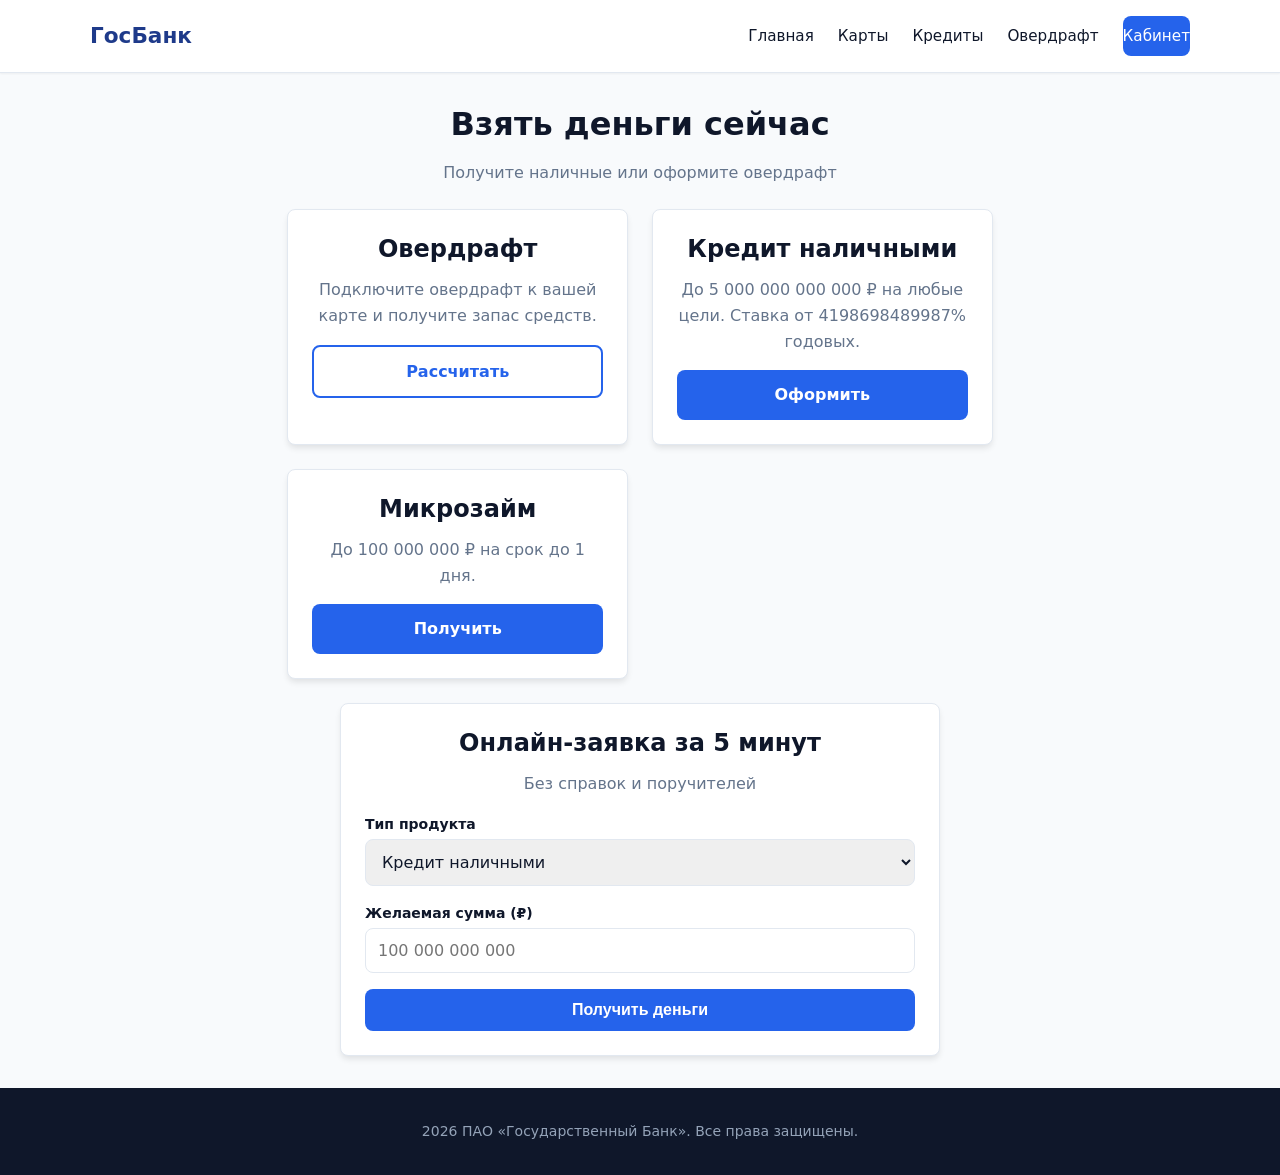
<file: html/credits.html>
<!DOCTYPE html>
<html lang="ru">
<head>
    <meta charset="UTF-8">
    <meta name="viewport" content="width=device-width, initial-scale=1.0">
    <title>Кредиты и деньги — ГосБанк</title>
    <link rel="stylesheet" href="styles.css">
</head>
<body>
    <header class="header">
        <div class="container nav">
            <a href="index.html" class="logo">ГосБанк</a>
            <input type="checkbox" id="menu-checkbox" class="menu-checkbox">
            <label for="menu-checkbox" class="burger">
                <span></span><span></span><span></span>
            </label>
            <nav class="nav-links">
                <a href="index.html">Главная</a>
                <a href="cards.html">Карты</a>
                <a href="credits.html">Кредиты</a>
                <a href="overdraft.html">Овердрафт</a>
                <a href="account.html" class="btn btn-primary" id="auth-nav-btn">Кабинет</a>
            </nav>
        </div>
    </header>

    <main class="container py-8">
        <div class="text-center mb-6">
            <h1>Взять деньги сейчас</h1>
            <p>Получите наличные или оформите овердрафт</p>
        </div>

        <div class="grid mb-6">
            <div class="card text-center">
                <h2>Овердрафт</h2>
                <p>Подключите овердрафт к вашей карте и получите запас средств.</p>
                <a href="overdraft.html" class="btn btn-outline btn-block">Рассчитать</a>
            </div>
            <div class="card text-center">
                <h2>Кредит наличными</h2>
                <p>До 5 000 000 000 000 ₽ на любые цели. Ставка от 4198698489987% годовых.</p>
                <a href="#creditform" class="btn btn-primary btn-block">Оформить</a>
            </div>
            <div class="card text-center">
                <h2>Микрозайм</h2>
                <p>До 100 000 000 ₽ на срок до 1 дня.</p>
                <a href="#creditform" class="btn btn-primary btn-block">Получить</a>
            </div>
        </div>

        <div class="card" id="creditform" style="max-width: 600px; margin: 0 auto;">
            <h2 class="text-center">Онлайн-заявка за 5 минут</h2>
            <p class="text-center mb-4">Без справок и поручителей</p>
            <form action="success.html">
                <div class="form-group">
                    <label>Тип продукта</label>
                    <select class="form-select">
                        <option>Кредит наличными</option>
                        <option>Микрозайм</option>
                    </select>
                </div>
                <div class="form-group">
                    <label>Желаемая сумма (₽)</label>
                    <input type="number" class="form-input" placeholder="100 000 000 000" required>
                </div>
                <button type="submit" class="btn btn-primary btn-block">Получить деньги</button>
            </form>
        </div>
    </main>

    <footer class="footer text-center">
        <div class="container">2026 ПАО «Государственный Банк». Все права защищены.</div>
    </footer>
</body>
</html>
</file>
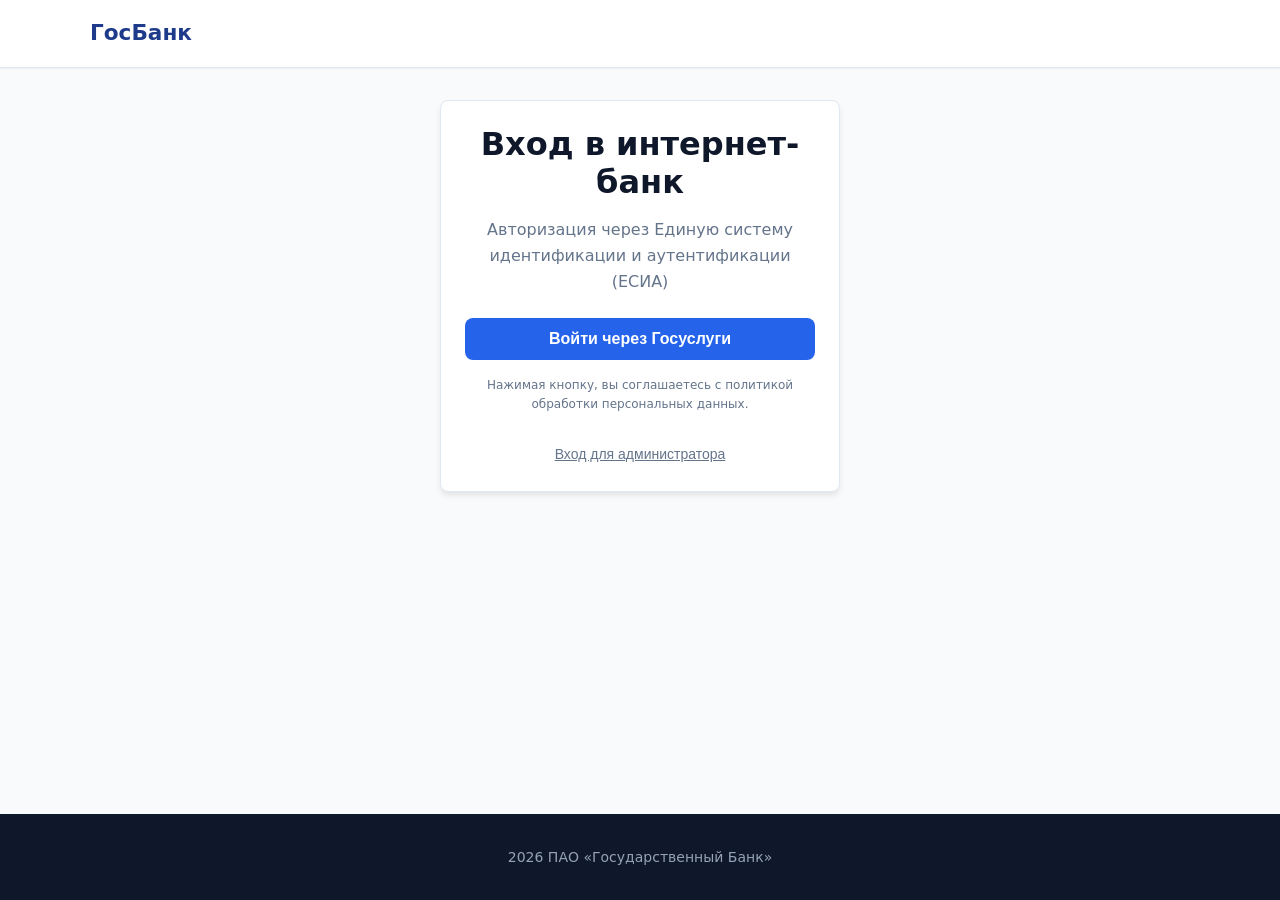
<file: html/login.html>
<!DOCTYPE html>
<html lang="ru">
<head>
    <meta charset="UTF-8">
    <meta name="viewport" content="width=device-width, initial-scale=1.0">
    <title>Вход — ГосБанк</title>
    <link rel="stylesheet" href="styles.css">
    <style>
        .admin-toggle-btn {
            background: none;
            border: none;
            color: var(--gray);
            cursor: pointer;
            text-decoration: underline;
            font-size: 0.875rem;
            margin-top: 1rem;
        }
        .admin-toggle-btn:hover {
            color: var(--dark);
        }
    </style>
</head>
<body>
    <header class="header">
        <div class="container nav">
            <a href="index.html" class="logo">ГосБанк</a>
        </div>
    </header>

    <main class="container py-8" style="max-width: 400px;">
        <div class="card text-center" id="user-login-section">
            <h1>Вход в интернет-банк</h1>
            <p class="mb-6">Авторизация через Единую систему идентификации и аутентификации (ЕСИА)</p>
            
            <button onclick="loginViaGosusingi()" class="btn btn-primary btn-block mb-4" style="width: 100%;">Войти через Госуслуги</button>
            
            <p style="font-size: 0.75rem;" class="mb-4">
                Нажимая кнопку, вы соглашаетесь с политикой обработки персональных данных.
            </p>
            
            <button class="admin-toggle-btn" onclick="toggleAuthForm('admin')">Вход для администратора</button>
        </div>

        <div class="card" id="admin-login-section" style="display: none;">
            <h1 class="text-center">Вход для администратора</h1>
            <p class="text-center mb-6">Панель управления доступом</p>
            
            <form onsubmit="loginAsAdmin(event)">
                <div class="form-group mb-4">
                    <label style="display: block; margin-bottom: 0.5rem; font-weight: 500;">Логин администратора</label>
                    <input type="text" id="admin-login" class="form-input" style="width: 100%; padding: 0.75rem; border: 1px solid var(--border); border-radius: var(--radius);" required>
                </div>
                <div class="form-group mb-4">
                    <label style="display: block; margin-bottom: 0.5rem; font-weight: 500;">Пароль</label>
                    <input type="password" id="admin-password" class="form-input" style="width: 100%; padding: 0.75rem; border: 1px solid var(--border); border-radius: var(--radius);" required>
                </div>
                <button type="submit" class="btn btn-primary btn-block mb-4" style="width: 100%;">Войти в панель</button>
            </form>
            
            <div class="text-center">
                <button class="admin-toggle-btn" onclick="toggleAuthForm('user')">Назад к входу через Госуслуги</button>
            </div>
        </div>
    </main>

    <footer class="footer text-center">
        <div class="container">2026 ПАО «Государственный Банк»</div>
    </footer>

    <script>
        document.addEventListener('DOMContentLoaded', function() {
            const urlParams = new URLSearchParams(window.location.search);
            if (urlParams.get('mode') === 'admin') {
                toggleAuthForm('admin');
            }
        });

        function toggleAuthForm(role) {
            const userSection = document.getElementById('user-login-section');
            const adminSection = document.getElementById('admin-login-section');
            if (role === 'admin') {
                userSection.style.display = 'none';
                adminSection.style.display = 'block';
            } else {
                userSection.style.display = 'block';
                adminSection.style.display = 'none';
            }
        }

        function loginViaGosusingi() {
            localStorage.setItem('isLoggedIn', 'true');
            localStorage.setItem('userRole', 'user');
            window.location.href = 'account.html';
        }

        function loginAsAdmin(event) {
            event.preventDefault();
            localStorage.setItem('isLoggedIn', 'true');
            localStorage.setItem('userRole', 'admin');
            window.location.href = 'account.html';
        }
    </script>
</body>
</html>
</file>
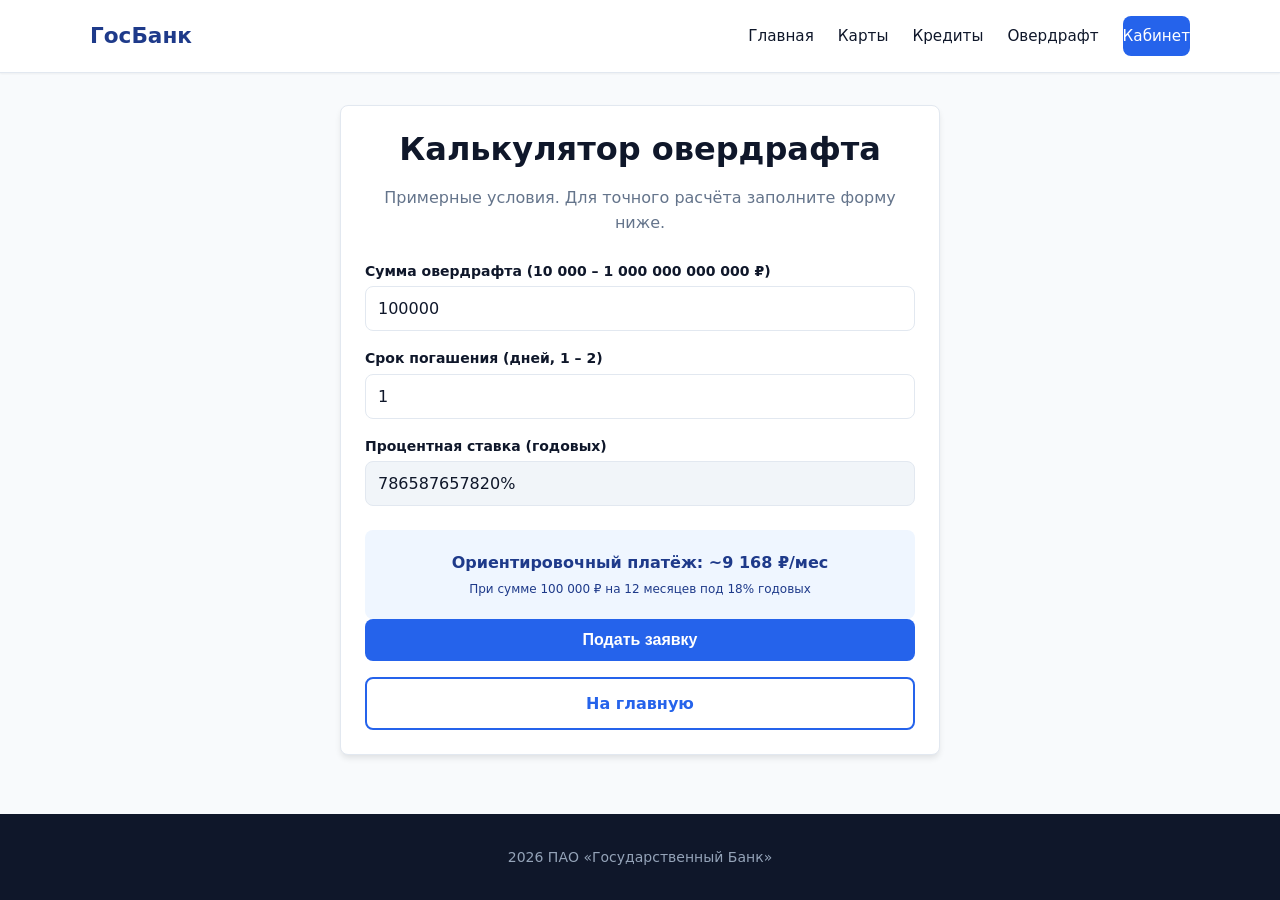
<file: html/overdraft.html>
<!DOCTYPE html>
<html lang="ru">
<head>
    <meta charset="UTF-8">
    <meta name="viewport" content="width=device-width, initial-scale=1.0">
    <title>Овердрафт — ГосБанк</title>
    <link rel="stylesheet" href="styles.css">
</head>
<body>
    <header class="header">
        <div class="container nav">
            <a href="index.html" class="logo">ГосБанк</a>
            <input type="checkbox" id="menu-checkbox" class="menu-checkbox">
            <label for="menu-checkbox" class="burger">
                <span></span><span></span><span></span>
            </label>
            <nav class="nav-links">
                <a href="index.html">Главная</a>
                <a href="cards.html">Карты</a>
                <a href="credits.html">Кредиты</a>
                <a href="overdraft.html">Овердрафт</a>
                <a href="account.html" class="btn btn-primary" id="auth-nav-btn">Кабинет</a>
            </nav>
        </div>
    </header>

    <main class="container py-8" style="max-width: 600px;">
        <div class="card">
            <h1 class="text-center">Калькулятор овердрафта</h1>
            <p class="text-center mb-6">Примерные условия. Для точного расчёта заполните форму ниже.</p>
            
            <form action="success.html">
                <div class="form-group">
                    <label>Сумма овердрафта (10 000 – 1 000 000 000 000 ₽)</label>
                    <input type="number" class="form-input" value="100000" min="10000" max="1000000000000">
                </div>
                <div class="form-group">
                    <label>Срок погашения (дней, 1 – 2)</label>
                    <input type="number" class="form-input" value="1" min="1" max="2">
                </div>
                <div class="form-group">
                    <label>Процентная ставка (годовых)</label>
                    <input type="text" class="form-input" value="786587657820%" readonly style="background: #f1f5f9;">
                </div>
                
                <div class="info-block text-center">
                    <p style="font-weight: 600; color: var(--primary-dark);">Ориентировочный платёж: ~9 168 ₽/мес</p>
                    <p style="margin: 0.25rem 0 0 0; font-size: 0.75rem;">При сумме 100 000 ₽ на 12 месяцев под 18% годовых</p>
                </div>

                <button type="submit" class="btn btn-primary btn-block mb-4">Подать заявку</button>
                <a href="index.html" class="btn btn-outline btn-block">На главную</a>
            </form>
        </div>
    </main>

    <footer class="footer text-center">
        <div class="container">2026 ПАО «Государственный Банк»</div>
    </footer>
</body>
</html>
</file>
<file: docs/styles.css>
/* ===== Базовые настройки ===== */
* { margin: 0; padding: 0; box-sizing: border-box; }

:root {
  --primary: #2563eb;
  --primary-dark: #1e3a8a;
  --primary-light: #3b82f6;
  --success: #10b981;
  --danger: #ef4444;
  --dark: #0f172a;
  --gray: #64748b;
  --light: #f8fafc;
  --border: #e2e8f0;
  --shadow: 0 4px 6px -1px rgba(0, 0, 0, 0.1);
  --radius: 0.5rem;
}

body {
  font-family: 'Inter', system-ui, sans-serif;
  background: var(--light);
  color: var(--dark);
  line-height: 1.6;
  display: flex;
  flex-direction: column;
  min-height: 100vh;
}

/* ===== Сетка и отступы ===== */
.container { max-width: 1100px; margin: 0 auto; padding: 0 1.25rem; }
.py-8 { padding: 2rem 0; }
.mb-4 { margin-bottom: 1rem; }
.mb-6 { margin-bottom: 1.5rem; }
.text-center { text-align: center; }

/* ===== Типографика ===== */
h1 { font-size: 2rem; font-weight: 700; margin-bottom: 1rem; color: var(--dark); line-height: 1.2; }
h2 { font-size: 1.5rem; font-weight: 600; margin-bottom: 0.75rem; line-height: 1.3; }
h3 { font-size: 1.25rem; font-weight: 600; margin-bottom: 0.5rem; }
p { color: var(--gray); margin-bottom: 1rem; }
a { text-decoration: none; color: inherit; transition: 0.2s; }
a:hover { color: var(--primary); }
ul { list-style: none; }

/* ===== Шапка ===== */
.header {
  background: white;
  border-bottom: 1px solid var(--border);
  position: sticky;
  top: 0;
  z-index: 100;
  box-shadow: 0 1px 2px rgba(0,0,0,0.05);
}
.nav { 
  display: flex; 
  justify-content: space-between; 
  align-items: center; 
  padding: 1rem 0; 
  position: relative;
}
.logo { 
  font-size: 1.35rem; 
  font-weight: 800; 
  color: var(--primary-dark); 
  display: flex; 
  align-items: center; 
  gap: 0.5rem; 
  z-index: 101;
  white-space: nowrap;
}
.nav-links { 
  display: flex; 
  gap: 1.5rem; 
  align-items: center; 
}
.nav-links a { 
  font-weight: 500; 
  font-size: 0.95rem; 
  padding: 0.5rem 0;
  position: relative;
}

/* Бургер-кнопка */
.burger {
  display: none;
  flex-direction: column;
  justify-content: space-between;
  width: 26px;
  height: 18px;
  background: transparent;
  border: none;
  cursor: pointer;
  padding: 0;
  z-index: 101;
}
.burger span {
  display: block;
  width: 100%;
  height: 3px;
  background: var(--dark);
  border-radius: 2px;
  transition: all 0.3s ease;
}

/* Анимация бургера в крестик */
.burger.active span:nth-child(1) {
  transform: translateY(7.5px) rotate(45deg);
}
.burger.active span:nth-child(2) {
  opacity: 0;
}
.burger.active span:nth-child(3) {
  transform: translateY(-7.5px) rotate(-45deg);
}

/* ===== Карточки и Сетка ===== */
.card {
  background: white;
  border-radius: var(--radius);
  padding: 1.5rem;
  border: 1px solid var(--border);
  box-shadow: var(--shadow);
  transition: transform 0.2s, border-color 0.2s;
}
/* Эффект ховера только для десктопов */
@media (min-width: 769px) {
  .card:hover { transform: translateY(-3px); border-color: var(--primary); }
}
/* Безопасная адаптивная сетка без фиксированного минимального пикселя */
.grid { 
  display: grid; 
  gap: 1.5rem; 
  grid-template-columns: repeat(auto-fit, minmax(min(100%, 290px), 1fr)); 
}

/* ===== Кнопки ===== */
.btn {
  display: inline-block;
  padding: 0.75rem 1.5rem;
  border-radius: var(--radius);
  font-weight: 600;
  text-align: center;
  cursor: pointer;
  border: none;
  transition: 0.2s;
  font-size: 1rem;
}
.btn-primary { background: var(--primary); color: white; }
.btn-primary:hover { background: var(--primary-dark); color: white; }
.btn-outline { background: transparent; border: 2px solid var(--primary); color: var(--primary); }
.btn-outline:hover { background: var(--primary); color: white; }
.btn-block { display: block; width: 100%; }

/* ===== Формы ===== */
.form-group { margin-bottom: 1rem; }
.form-input, .form-select {
  width: 100%;
  padding: 0.75rem;
  border: 1px solid var(--border);
  border-radius: var(--radius);
  font-size: 1rem;
  font-family: inherit;
  color: inherit;
}
.form-input:focus, .form-select:focus {
  outline: none;
  border-color: var(--primary);
  box-shadow: 0 0 0 3px rgba(37, 99, 235, 0.1);
}
label { display: block; font-size: 0.875rem; font-weight: 600; margin-bottom: 0.25rem; }

/* ===== Футер ===== */
.footer {
  background: var(--dark);
  color: #94a3b8;
  padding: 2rem 0;
  margin-top: auto;
  font-size: 0.875rem;
}
.footer p { margin-bottom: 0.5rem; }
.footer p:last-child { margin-bottom: 0; }

/* ===== Личный кабинет ===== */
.balance-card {
  background: linear-gradient(135deg, var(--primary-dark), var(--primary));
  color: white;
  border: none;
}
.balance-card p { color: rgba(255,255,255,0.8); }
.balance-card h2 { font-size: 2.5rem; margin-bottom: 1.5rem; }
.balance-actions { display: flex; gap: 1rem; flex-wrap: wrap; }
.balance-actions .btn {
  background: rgba(255,255,255,0.2);
  color: white;
  border: 1px solid rgba(255,255,255,0.3);
  flex: 1;
  min-width: 140px;
}
.balance-actions .btn:hover { background: white; color: var(--primary); }

.transaction-item {
  display: flex;
  justify-content: space-between;
  align-items: center;
  padding: 1rem 0;
  border-bottom: 1px solid var(--border);
  gap: 1rem;
}
.transaction-item:last-child { border-bottom: none; }
.transaction-name { font-weight: 600; word-break: break-word; }
.transaction-date { font-size: 0.875rem; color: var(--gray); }
.transaction-amount { font-weight: 600; white-space: nowrap; }
.amount-minus { color: var(--danger); }
.amount-plus { color: var(--success); }

/* ===== Информационный блок ===== */
.info-block {
  background: #eff6ff;
  border-color: #bfdbfe;
  padding: 1.25rem;
  border-radius: var(--radius);
  margin-top: 1.5rem;
}
.info-block p { color: var(--primary-dark); margin: 0; }

/* Скрываем сам чекбокс на всех экранах */
.menu-checkbox {
  display: none;
}

/* ===== АДАПТИВНЫЙ БЛОК ДЛЯ МОБИЛЬНЫХ ===== */
@media (max-width: 768px) {
  h1 { font-size: 1.65rem; }
  h2 { font-size: 1.35rem; }
  .py-8 { padding: 1.5rem 0; }
  
  /* Показываем иконку меню */
  .burger {
    display: flex;
    flex-direction: column;
    justify-content: space-between;
    width: 26px;
    height: 18px;
    background: transparent;
    cursor: pointer;
    z-index: 101;
  }
  .burger span {
    display: block;
    width: 100%;
    height: 3px;
    background: var(--dark);
    border-radius: 2px;
    transition: all 0.3s ease;
  }

  /* Начальное (закрытое) состояние выпадающего списка */
  .nav-links {
    position: absolute;
    top: 100%;
    left: -1.25rem;
    right: -1.25rem;
    flex-direction: column;
    align-items: stretch;
    gap: 0;
    background: white;
    border-top: 1px solid var(--border);
    box-shadow: 0 10px 15px -3px rgba(0,0,0,0.05);
    z-index: 99;
    
    max-height: 0;
    overflow: hidden;
    opacity: 0;
    transition: max-height 0.3s ease-in-out, opacity 0.2s ease;
  }

  /* ГЛАВНАЯ МАГИЯ: когда чекбокс нажат — выкатываем список вниз */
  .menu-checkbox:checked ~ .nav-links {
    max-height: 400px;
    opacity: 1;
    padding: 0.5rem 0;
  }

  /* Анимация превращения полосок в крестик при открытом списке */
  .menu-checkbox:checked ~ .burger span:nth-child(1) {
    transform: translateY(7.5px) rotate(45deg);
  }
  .menu-checkbox:checked ~ .burger span:nth-child(2) {
    opacity: 0;
  }
  .menu-checkbox:checked ~ .burger span:nth-child(3) {
    transform: translateY(-7.5px) rotate(-45deg);
  }

  /* Стили элементов внутри выпавшего списка */
  .nav-links a {
    padding: 1rem 1.5rem;
    text-align: left;
    border-bottom: 1px solid var(--light);
    width: 100%;
    border-radius: 0;
  }
  .nav-links a:last-of-type {
    border-bottom: none;
  }
  .nav-links a:not(.btn):hover {
    background: var(--light);
  }
  .nav-links .btn {
    margin: 0.75rem 1.25rem;
    text-align: center;
  }

  /* Корректировка отображения баланса на мобильных */
  .balance-card h2 { font-size: 2rem; }
  .balance-actions { flex-direction: column; }
  .balance-actions .btn { width: 100%; }
  .transaction-item { align-items: flex-start; }
}
</file>
<file: html/styles.css>
/* ===== Базовые настройки ===== */
* { margin: 0; padding: 0; box-sizing: border-box; }

:root {
  --primary: #2563eb;
  --primary-dark: #1e3a8a;
  --primary-light: #3b82f6;
  --success: #10b981;
  --danger: #ef4444;
  --dark: #0f172a;
  --gray: #64748b;
  --light: #f8fafc;
  --border: #e2e8f0;
  --shadow: 0 4px 6px -1px rgba(0, 0, 0, 0.1);
  --radius: 0.5rem;
}

body {
  font-family: 'Inter', system-ui, sans-serif;
  background: var(--light);
  color: var(--dark);
  line-height: 1.6;
  display: flex;
  flex-direction: column;
  min-height: 100vh;
}

/* ===== Сетка и отступы ===== */
.container { max-width: 1100px; margin: 0 auto; padding: 0 1.25rem; }
.py-8 { padding: 2rem 0; }
.mb-4 { margin-bottom: 1rem; }
.mb-6 { margin-bottom: 1.5rem; }
.text-center { text-align: center; }

/* ===== Типографика ===== */
h1 { font-size: 2rem; font-weight: 700; margin-bottom: 1rem; color: var(--dark); line-height: 1.2; }
h2 { font-size: 1.5rem; font-weight: 600; margin-bottom: 0.75rem; line-height: 1.3; }
h3 { font-size: 1.25rem; font-weight: 600; margin-bottom: 0.5rem; }
p { color: var(--gray); margin-bottom: 1rem; }
a { text-decoration: none; color: inherit; transition: 0.2s; }
a:hover { color: var(--primary); }
ul { list-style: none; }

/* ===== Шапка ===== */
.header {
  background: white;
  border-bottom: 1px solid var(--border);
  position: sticky;
  top: 0;
  z-index: 100;
  box-shadow: 0 1px 2px rgba(0,0,0,0.05);
}
.nav { 
  display: flex; 
  justify-content: space-between; 
  align-items: center; 
  padding: 1rem 0; 
  position: relative;
}
.logo { 
  font-size: 1.35rem; 
  font-weight: 800; 
  color: var(--primary-dark); 
  display: flex; 
  align-items: center; 
  gap: 0.5rem; 
  z-index: 101;
  white-space: nowrap;
}
.nav-links { 
  display: flex; 
  gap: 1.5rem; 
  align-items: center; 
}
.nav-links a { 
  font-weight: 500; 
  font-size: 0.95rem; 
  padding: 0.5rem 0;
  position: relative;
}

/* Бургер-кнопка */
.burger {
  display: none;
  flex-direction: column;
  justify-content: space-between;
  width: 26px;
  height: 18px;
  background: transparent;
  border: none;
  cursor: pointer;
  padding: 0;
  z-index: 101;
}
.burger span {
  display: block;
  width: 100%;
  height: 3px;
  background: var(--dark);
  border-radius: 2px;
  transition: all 0.3s ease;
}

/* Анимация бургера в крестик */
.burger.active span:nth-child(1) {
  transform: translateY(7.5px) rotate(45deg);
}
.burger.active span:nth-child(2) {
  opacity: 0;
}
.burger.active span:nth-child(3) {
  transform: translateY(-7.5px) rotate(-45deg);
}

/* ===== Карточки и Сетка ===== */
.card {
  background: white;
  border-radius: var(--radius);
  padding: 1.5rem;
  border: 1px solid var(--border);
  box-shadow: var(--shadow);
  transition: transform 0.2s, border-color 0.2s;
}
/* Эффект ховера только для десктопов */
@media (min-width: 769px) {
  .card:hover { transform: translateY(-3px); border-color: var(--primary); }
}
/* Безопасная адаптивная сетка без фиксированного минимального пикселя */
.grid { 
  display: grid; 
  gap: 1.5rem; 
  grid-template-columns: repeat(auto-fit, minmax(min(100%, 290px), 1fr)); 
}

/* ===== Кнопки ===== */
.btn {
  display: inline-block;
  padding: 0.75rem 1.5rem;
  border-radius: var(--radius);
  font-weight: 600;
  text-align: center;
  cursor: pointer;
  border: none;
  transition: 0.2s;
  font-size: 1rem;
}
.btn-primary { background: var(--primary); color: white; }
.btn-primary:hover { background: var(--primary-dark); color: white; }
.btn-outline { background: transparent; border: 2px solid var(--primary); color: var(--primary); }
.btn-outline:hover { background: var(--primary); color: white; }
.btn-block { display: block; width: 100%; }

/* ===== Формы ===== */
.form-group { margin-bottom: 1rem; }
.form-input, .form-select {
  width: 100%;
  padding: 0.75rem;
  border: 1px solid var(--border);
  border-radius: var(--radius);
  font-size: 1rem;
  font-family: inherit;
  color: inherit;
}
.form-input:focus, .form-select:focus {
  outline: none;
  border-color: var(--primary);
  box-shadow: 0 0 0 3px rgba(37, 99, 235, 0.1);
}
label { display: block; font-size: 0.875rem; font-weight: 600; margin-bottom: 0.25rem; }

/* ===== Футер ===== */
.footer {
  background: var(--dark);
  color: #94a3b8;
  padding: 2rem 0;
  margin-top: auto;
  font-size: 0.875rem;
}
.footer p { margin-bottom: 0.5rem; }
.footer p:last-child { margin-bottom: 0; }

/* ===== Личный кабинет ===== */
.balance-card {
  background: linear-gradient(135deg, var(--primary-dark), var(--primary));
  color: white;
  border: none;
}
.balance-card p { color: rgba(255,255,255,0.8); }
.balance-card h2 { font-size: 2.5rem; margin-bottom: 1.5rem; }
.balance-actions { display: flex; gap: 1rem; flex-wrap: wrap; }
.balance-actions .btn {
  background: rgba(255,255,255,0.2);
  color: white;
  border: 1px solid rgba(255,255,255,0.3);
  flex: 1;
  min-width: 140px;
}
.balance-actions .btn:hover { background: white; color: var(--primary); }

.transaction-item {
  display: flex;
  justify-content: space-between;
  align-items: center;
  padding: 1rem 0;
  border-bottom: 1px solid var(--border);
  gap: 1rem;
}
.transaction-item:last-child { border-bottom: none; }
.transaction-name { font-weight: 600; word-break: break-word; }
.transaction-date { font-size: 0.875rem; color: var(--gray); }
.transaction-amount { font-weight: 600; white-space: nowrap; }
.amount-minus { color: var(--danger); }
.amount-plus { color: var(--success); }

/* ===== Информационный блок ===== */
.info-block {
  background: #eff6ff;
  border-color: #bfdbfe;
  padding: 1.25rem;
  border-radius: var(--radius);
  margin-top: 1.5rem;
}
.info-block p { color: var(--primary-dark); margin: 0; }

/* Скрываем сам чекбокс на всех экранах */
.menu-checkbox {
  display: none;
}

/* ===== АДАПТИВНЫЙ БЛОК ДЛЯ МОБИЛЬНЫХ ===== */
@media (max-width: 768px) {
  h1 { font-size: 1.65rem; }
  h2 { font-size: 1.35rem; }
  .py-8 { padding: 1.5rem 0; }
  
  /* Показываем иконку меню */
  .burger {
    display: flex;
    flex-direction: column;
    justify-content: space-between;
    width: 26px;
    height: 18px;
    background: transparent;
    cursor: pointer;
    z-index: 101;
  }
  .burger span {
    display: block;
    width: 100%;
    height: 3px;
    background: var(--dark);
    border-radius: 2px;
    transition: all 0.3s ease;
  }

  /* Начальное (закрытое) состояние выпадающего списка */
  .nav-links {
    position: absolute;
    top: 100%;
    left: -1.25rem;
    right: -1.25rem;
    flex-direction: column;
    align-items: stretch;
    gap: 0;
    background: white;
    border-top: 1px solid var(--border);
    box-shadow: 0 10px 15px -3px rgba(0,0,0,0.05);
    z-index: 99;
    
    max-height: 0;
    overflow: hidden;
    opacity: 0;
    transition: max-height 0.3s ease-in-out, opacity 0.2s ease;
  }

  /* ГЛАВНАЯ МАГИЯ: когда чекбокс нажат — выкатываем список вниз */
  .menu-checkbox:checked ~ .nav-links {
    max-height: 400px;
    opacity: 1;
    padding: 0.5rem 0;
  }

  /* Анимация превращения полосок в крестик при открытом списке */
  .menu-checkbox:checked ~ .burger span:nth-child(1) {
    transform: translateY(7.5px) rotate(45deg);
  }
  .menu-checkbox:checked ~ .burger span:nth-child(2) {
    opacity: 0;
  }
  .menu-checkbox:checked ~ .burger span:nth-child(3) {
    transform: translateY(-7.5px) rotate(-45deg);
  }

  /* Стили элементов внутри выпавшего списка */
  .nav-links a {
    padding: 1rem 1.5rem;
    text-align: left;
    border-bottom: 1px solid var(--light);
    width: 100%;
    border-radius: 0;
  }
  .nav-links a:last-of-type {
    border-bottom: none;
  }
  .nav-links a:not(.btn):hover {
    background: var(--light);
  }
  .nav-links .btn {
    margin: 0.75rem 1.25rem;
    text-align: center;
  }

  /* Корректировка отображения баланса на мобильных */
  .balance-card h2 { font-size: 2rem; }
  .balance-actions { flex-direction: column; }
  .balance-actions .btn { width: 100%; }
  .transaction-item { align-items: flex-start; }
}
</file>
